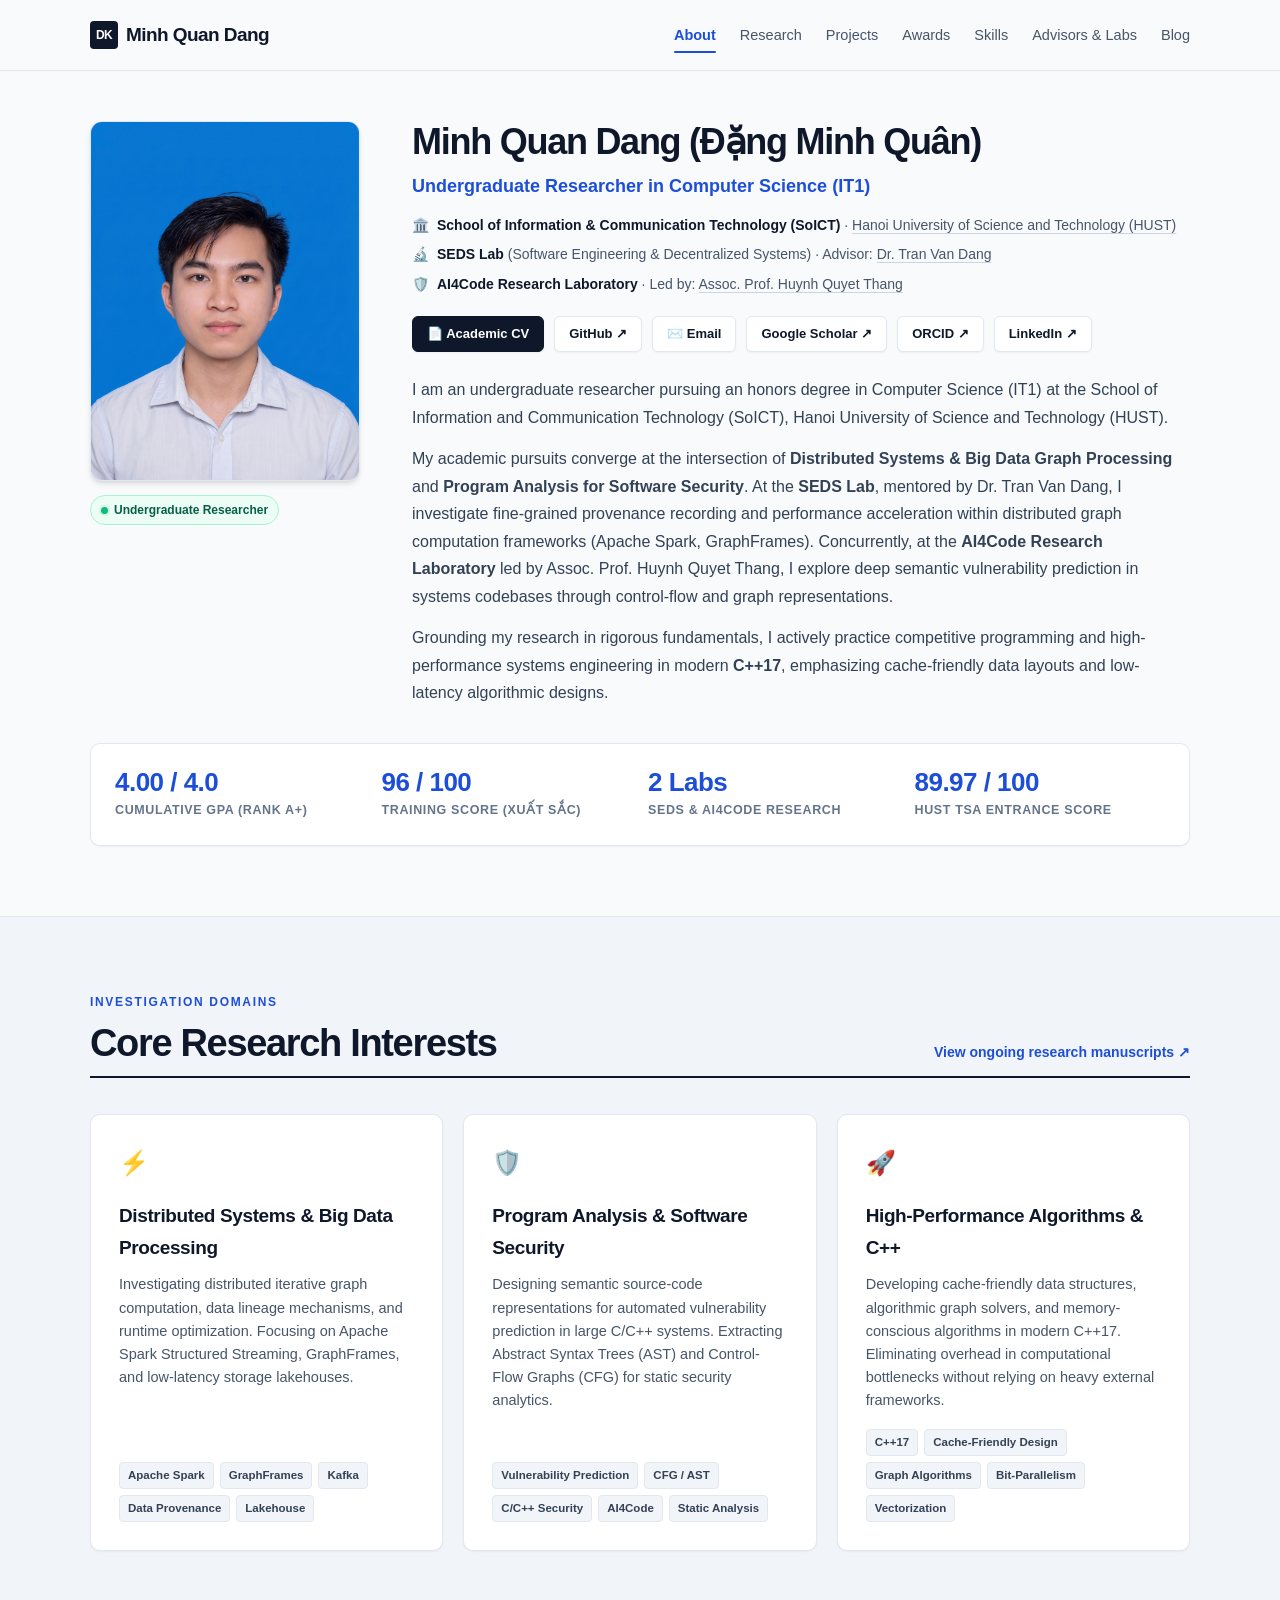
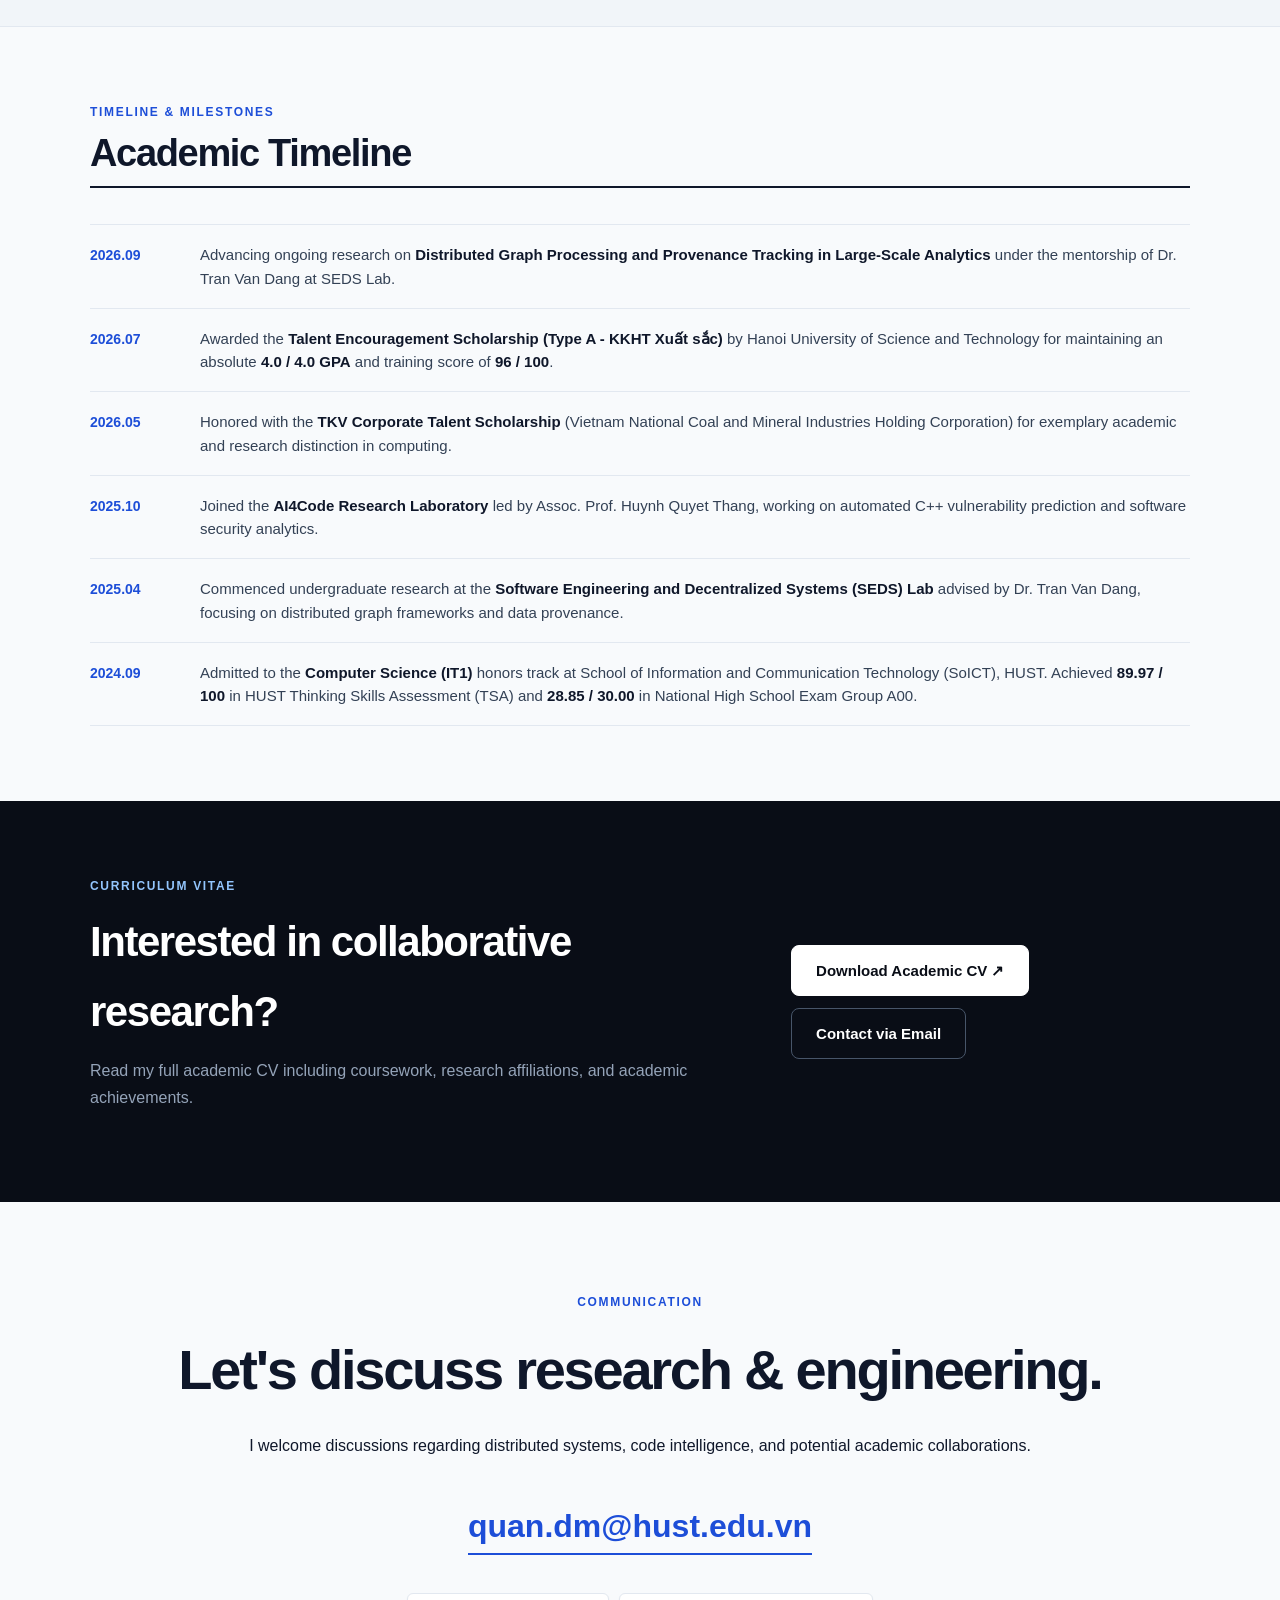
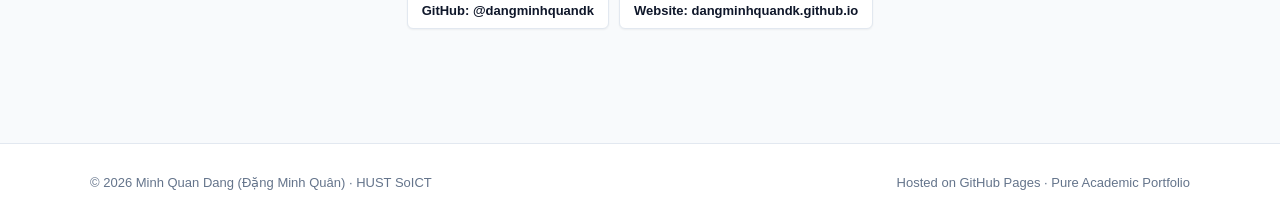
<file: index.html>
<!DOCTYPE html>
<html lang="en">

<head>
  <meta charset="UTF-8">
  <meta name="viewport" content="width=device-width, initial-scale=1.0">
  <meta name="description"
    content="Minh Quan Dang (DK) - Undergraduate Researcher in Computer Science (IT1) at SoICT, Hanoi University of Science and Technology (HUST). Specializing in Distributed Systems, Graph Processing, and Software Security.">
  <meta name="author" content="Minh Quan Dang (Dang Minh Quan)">
  <meta name="keywords"
    content="Minh Quan Dang, Dang Minh Quan, DK, SEDS Lab, AI4Code, HUST, SoICT, Distributed Graph Processing, Apache Spark, GraphFrames, Software Security, C++17">

  <!-- Open Graph / Meta -->
  <meta property="og:type" content="website">
  <meta property="og:title" content="Minh Quan Dang (DK) | Academic Portfolio">
  <meta property="og:description"
    content="Undergraduate Researcher in Computer Science at Hanoi University of Science and Technology (HUST).">
  <meta property="og:url" content="https://dangminhquandk.github.io/">
  <meta property="og:image" content="https://dangminhquandk.github.io/assets/profile.jpeg">

  <title>Minh Quan Dang (DK) | Academic Researcher - HUST</title>
  <link rel="icon" href="navicon.png">
  <link rel="stylesheet" href="style.css">
  <script src="script.js" defer></script>

  <!-- Schema.org Scholarly / Person JSON-LD -->
  <script type="application/ld+json">
  {
    "@context": "https://schema.org",
    "@type": "Person",
    "name": "Minh Quan Dang",
    "alternateName": ["Dang Minh Quan", "DK"],
    "jobTitle": "Undergraduate Researcher",
    "affiliation": [
      {
        "@type": "Organization",
        "name": "School of Information and Communication Technology (SoICT), Hanoi University of Science and Technology",
        "url": "https://soict.hust.edu.vn/"
      },
      {
        "@type": "EducationalOrganization",
        "name": "Software Engineering and Decentralized Systems (SEDS) Lab"
      },
      {
        "@type": "EducationalOrganization",
        "name": "AI4Code Research Laboratory"
      }
    ],
    "alumniOf": "Hanoi University of Science and Technology",
    "url": "https://dangminhquandk.github.io",
    "sameAs": [
      "https://github.com/dangminhquandk"
    ],
    "knowsAbout": [
      "Distributed Systems",
      "Graph Processing",
      "Apache Spark",
      "Software Security",
      "Program Analysis",
      "High-Performance Algorithms"
    ]
  }
  </script>
</head>

<body>
  <header class="site-header">
    <div class="container nav-wrap">
      <a href="index.html" class="brand-sign">
        <span class="monogram">DK</span>
        <span>Minh Quan Dang</span>
      </a>
      <button class="nav-toggle" aria-label="Toggle navigation" aria-expanded="false" aria-controls="nav">☰</button>
      <nav class="nav" id="nav">
        <a href="index.html" aria-current="page">About</a>
        <a href="publications.html">Research</a>
        <a href="projects.html">Projects</a>
        <a href="awards.html">Awards</a>
        <a href="skills.html">Skills</a>
        <a href="colleagues.html">Advisors &amp; Labs</a>
        <a href="blog.html">Blog</a>
      </nav>
    </div>
  </header>

  <main>
    <!-- Hero / Profile -->
    <section class="hero" id="about">
      <div class="container hero-grid">
        <div class="avatar-wrapper">
          <img class="avatar" src="assets/profile.jpeg" alt="Portrait of Minh Quan Dang" width="270" height="360">
          <div class="status-badge">
            <span class="status-dot"></span>
            <span>Undergraduate Researcher</span>
          </div>
        </div>

        <div class="intro">
          <h1>Minh Quan Dang (Đặng Minh Quân)</h1>
          <p class="intro-academic-title">Undergraduate Researcher in Computer Science (IT1)</p>

          <ul class="affiliation-list">
            <li>
              <span>🏛️</span>
              <div>
                <strong>School of Information &amp; Communication Technology (SoICT)</strong> ·
                <a class="inline-link" href="https://hust.edu.vn/" target="_blank" rel="noreferrer">Hanoi University of
                  Science and Technology (HUST)</a>
              </div>
            </li>
            <li>
              <span>🔬</span>
              <div>
                <strong>SEDS Lab</strong> (Software Engineering &amp; Decentralized Systems) · Advisor:
                <a class="inline-link" href="colleagues.html">Dr. Tran Van Dang</a>
              </div>
            </li>
            <li>
              <span>🛡️</span>
              <div>
                <strong>AI4Code Research Laboratory</strong> · Led by:
                <a class="inline-link" href="colleagues.html">Assoc. Prof. Huynh Quyet Thang</a>
              </div>
            </li>
          </ul>

          <div class="socials">
            <a class="social-pill primary" href="assets/CV.pdf" target="_blank" rel="noreferrer">📄 Academic CV</a>
            <a class="social-pill" href="https://github.com/dangminhquandk" target="_blank" rel="noreferrer">GitHub
              ↗</a>
            <a class="social-pill" href="mailto:quan.dm@hust.edu.vn">✉️ Email</a>
            <a class="social-pill" href="https://scholar.google.com" target="_blank" rel="noreferrer">Google Scholar
              ↗</a>
            <a class="social-pill" href="https://orcid.org" target="_blank" rel="noreferrer">ORCID ↗</a>
            <a class="social-pill" href="https://linkedin.com" target="_blank" rel="noreferrer">LinkedIn ↗</a>
          </div>

          <div class="prose">
            <p>
              I am an undergraduate researcher pursuing an honors degree in Computer Science (IT1) at the School of
              Information and Communication Technology (SoICT), Hanoi University of Science and Technology (HUST).
            </p>
            <p>
              My academic pursuits converge at the intersection of <strong>Distributed Systems &amp; Big Data Graph
                Processing</strong> and <strong>Program Analysis for Software Security</strong>. At the <strong>SEDS
                Lab</strong>, mentored by Dr. Tran Van Dang, I investigate fine-grained provenance recording and
              performance acceleration within distributed graph computation frameworks (Apache Spark, GraphFrames).
              Concurrently, at the <strong>AI4Code Research Laboratory</strong> led by Assoc. Prof. Huynh Quyet Thang, I
              explore deep semantic vulnerability prediction in systems codebases through control-flow and graph
              representations.
            </p>
            <p>
              Grounding my research in rigorous fundamentals, I actively practice competitive programming and
              high-performance systems engineering in modern <strong>C++17</strong>, emphasizing cache-friendly data
              layouts and low-latency algorithmic designs.
            </p>
          </div>
        </div>
      </div>

      <!-- Quick Metrics Banner -->
      <div class="container">
        <div class="stats-banner">
          <div class="stat-item">
            <span class="stat-value">4.00 / 4.0</span>
            <span class="stat-label">Cumulative GPA (Rank A+)</span>
          </div>
          <div class="stat-item">
            <span class="stat-value">96 / 100</span>
            <span class="stat-label">Training Score (Xuất sắc)</span>
          </div>
          <div class="stat-item">
            <span class="stat-value">2 Labs</span>
            <span class="stat-label">SEDS &amp; AI4Code Research</span>
          </div>
          <div class="stat-item">
            <span class="stat-value">89.97 / 100</span>
            <span class="stat-label">HUST TSA Entrance Score</span>
          </div>
        </div>
      </div>
    </section>

    <!-- Research Interests -->
    <section class="alt-section" id="research-interests">
      <div class="container">
        <p class="section-label">INVESTIGATION DOMAINS</p>
        <div class="section-heading">
          <h2>Core Research Interests</h2>
          <a class="text-link" href="publications.html">View ongoing research manuscripts ↗</a>
        </div>

        <div class="research-grid">
          <article class="research-card">
            <div class="card-icon">⚡</div>
            <h3>Distributed Systems &amp; Big Data Processing</h3>
            <p>
              Investigating distributed iterative graph computation, data lineage mechanisms, and runtime optimization.
              Focusing on Apache Spark Structured Streaming, GraphFrames, and low-latency storage lakehouses.
            </p>
            <div class="tags">
              <span>Apache Spark</span>
              <span>GraphFrames</span>
              <span>Kafka</span>
              <span>Data Provenance</span>
              <span>Lakehouse</span>
            </div>
          </article>

          <article class="research-card">
            <div class="card-icon">🛡️</div>
            <h3>Program Analysis &amp; Software Security</h3>
            <p>
              Designing semantic source-code representations for automated vulnerability prediction in large C/C++
              systems. Extracting Abstract Syntax Trees (AST) and Control-Flow Graphs (CFG) for static security
              analytics.
            </p>
            <div class="tags">
              <span>Vulnerability Prediction</span>
              <span>CFG / AST</span>
              <span>C/C++ Security</span>
              <span>AI4Code</span>
              <span>Static Analysis</span>
            </div>
          </article>

          <article class="research-card">
            <div class="card-icon">🚀</div>
            <h3>High-Performance Algorithms &amp; C++</h3>
            <p>
              Developing cache-friendly data structures, algorithmic graph solvers, and memory-conscious algorithms in
              modern C++17. Eliminating overhead in computational bottlenecks without relying on heavy external
              frameworks.
            </p>
            <div class="tags">
              <span>C++17</span>
              <span>Cache-Friendly Design</span>
              <span>Graph Algorithms</span>
              <span>Bit-Parallelism</span>
              <span>Vectorization</span>
            </div>
          </article>
        </div>
      </div>
    </section>

    <!-- Recent News / Academic Timeline -->
    <section id="news">
      <div class="container">
        <p class="section-label">TIMELINE &amp; MILESTONES</p>
        <div class="section-heading">
          <h2>Academic Timeline</h2>
        </div>

        <div class="timeline">
          <div class="timeline-item">
            <time>2026.09</time>
            <p>
              Advancing ongoing research on <strong>Distributed Graph Processing and Provenance Tracking in Large-Scale
                Analytics</strong> under the mentorship of Dr. Tran Van Dang at SEDS Lab.
            </p>
          </div>
          <div class="timeline-item">
            <time>2026.07</time>
            <p>
              Awarded the <strong>Talent Encouragement Scholarship (Type A - KKHT Xuất sắc)</strong> by Hanoi University
              of Science and Technology for maintaining an absolute <strong>4.0 / 4.0 GPA</strong> and training score of
              <strong>96 / 100</strong>.
            </p>
          </div>
          <div class="timeline-item">
            <time>2026.05</time>
            <p>
              Honored with the <strong>TKV Corporate Talent Scholarship</strong> (Vietnam National Coal and Mineral
              Industries Holding Corporation) for exemplary academic and research distinction in computing.
            </p>
          </div>
          <div class="timeline-item">
            <time>2025.10</time>
            <p>
              Joined the <strong>AI4Code Research Laboratory</strong> led by Assoc. Prof. Huynh Quyet Thang, working on
              automated C++ vulnerability prediction and software security analytics.
            </p>
          </div>
          <div class="timeline-item">
            <time>2025.04</time>
            <p>
              Commenced undergraduate research at the <strong>Software Engineering and Decentralized Systems (SEDS)
                Lab</strong> advised by Dr. Tran Van Dang, focusing on distributed graph frameworks and data provenance.
            </p>
          </div>
          <div class="timeline-item">
            <time>2024.09</time>
            <p>
              Admitted to the <strong>Computer Science (IT1)</strong> honors track at School of Information and
              Communication Technology (SoICT), HUST. Achieved <strong>89.97 / 100</strong> in HUST Thinking Skills
              Assessment (TSA) and <strong>28.85 / 30.00</strong> in National High School Exam Group A00.
            </p>
          </div>
        </div>
      </div>
    </section>

    <!-- Academic CV Call to action -->
    <section class="dark-section" id="cv">
      <div class="container cv-section">
        <div>
          <p class="section-label">CURRICULUM VITAE</p>
          <h2>Interested in collaborative research?</h2>
          <p>Read my full academic CV including coursework, research affiliations, and academic achievements.</p>
        </div>
        <div style="display: flex; gap: 12px; flex-wrap: wrap;">
          <a class="button light" href="assets/CV.pdf" target="_blank" rel="noreferrer">Download Academic CV ↗</a>
          <a class="button outline" href="mailto:quan.dm@hust.edu.vn">Contact via Email</a>
        </div>
      </div>
    </section>

    <!-- Contact -->
    <section class="contact-section" id="contact">
      <div class="container">
        <p class="section-label">COMMUNICATION</p>
        <h2>Let's discuss research &amp; engineering.</h2>
        <p>I welcome discussions regarding distributed systems, code intelligence, and potential academic
          collaborations.</p>
        <div>
          <a class="contact-email" href="mailto:quan.dm@hust.edu.vn">quan.dm@hust.edu.vn</a>
        </div>
        <div class="socials" style="justify-content: center; margin-top: 10px;">
          <a class="social-pill" href="https://github.com/dangminhquandk" target="_blank" rel="noreferrer">GitHub:
            @dangminhquandk</a>
          <a class="social-pill" href="https://dangminhquandk.github.io" target="_blank" rel="noreferrer">Website:
            dangminhquandk.github.io</a>
        </div>
      </div>
    </section>
  </main>

  <footer>
    <div class="container footer-wrap">
      <span>© 2026 Minh Quan Dang (Đặng Minh Quân) · HUST SoICT</span>
      <span>Hosted on GitHub Pages · Pure Academic Portfolio</span>
    </div>
  </footer>
</body>

</html>
</file>
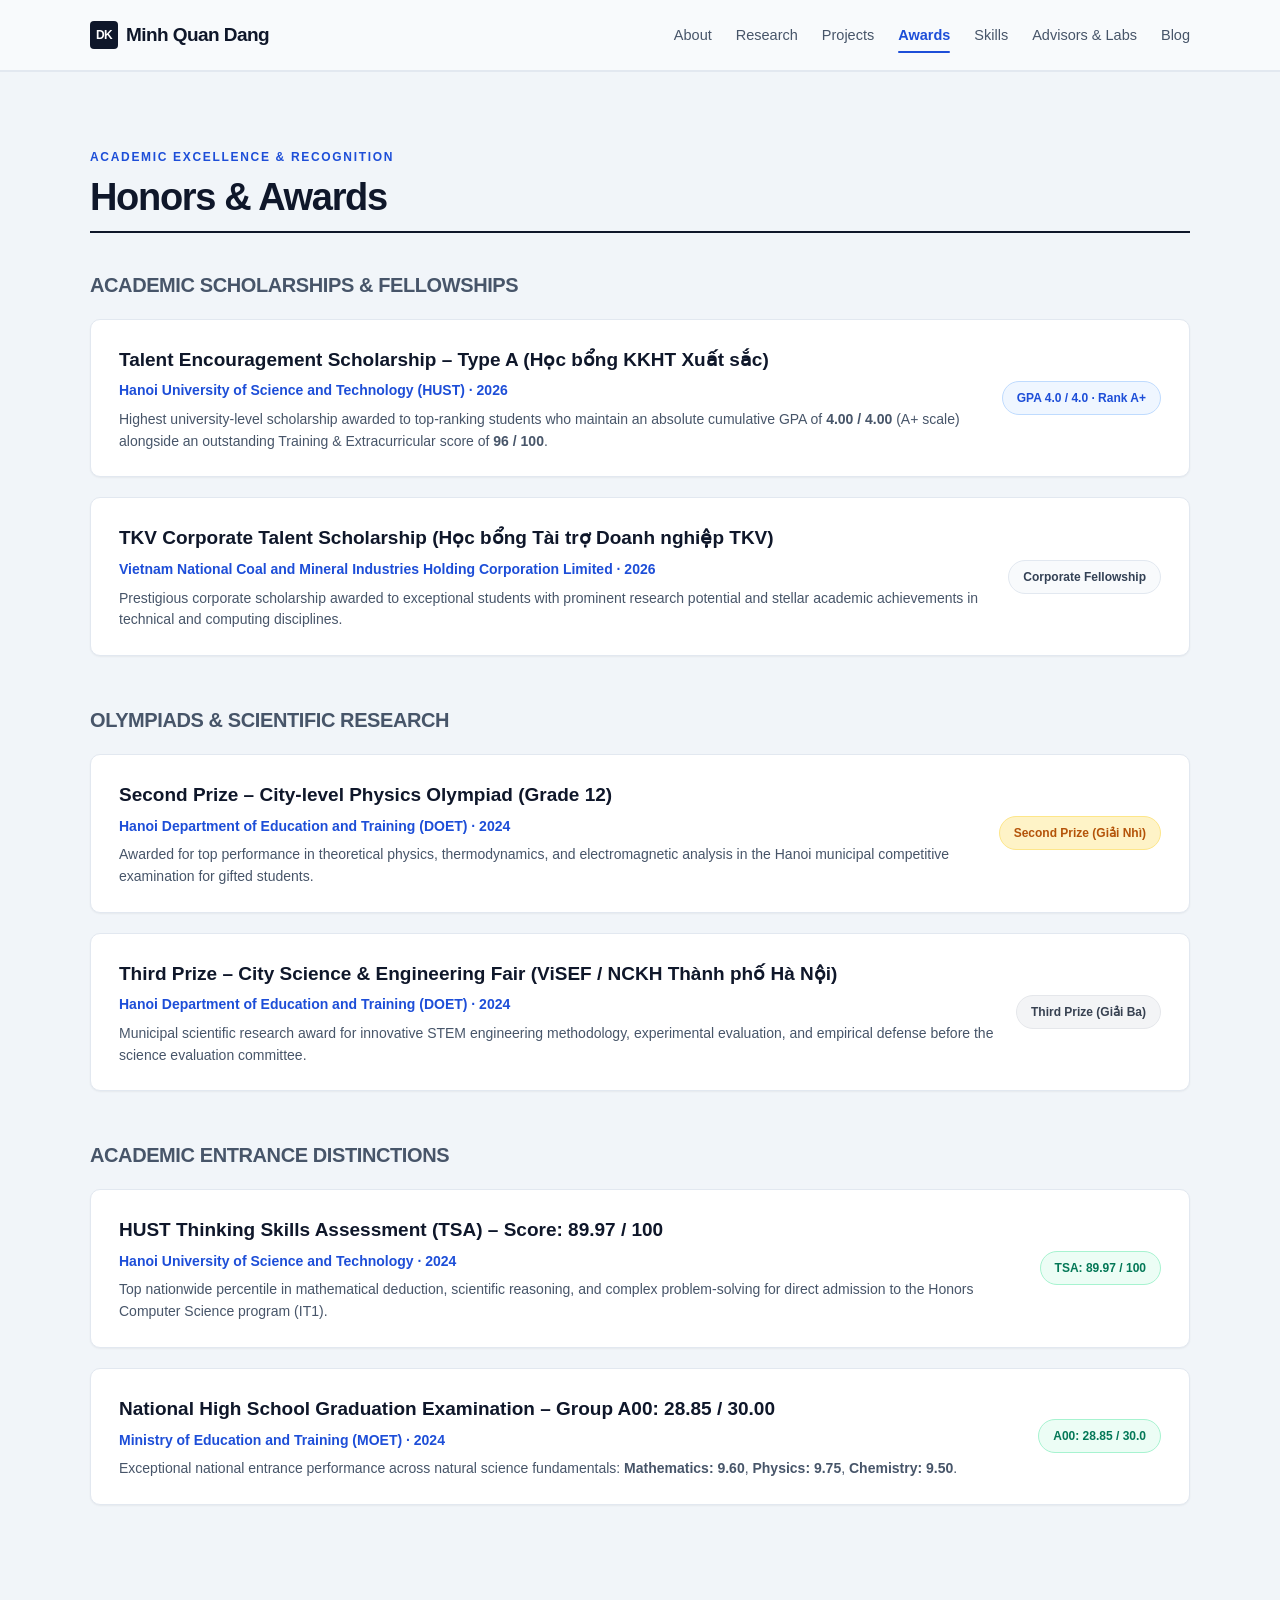
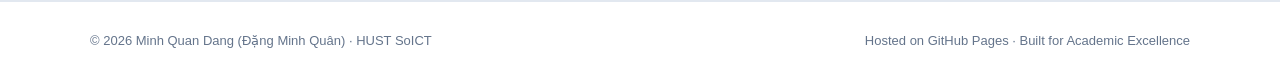
<file: awards.html>
<!DOCTYPE html>
<html lang="en">
<head>
  <meta charset="UTF-8">
  <meta name="viewport" content="width=device-width, initial-scale=1.0">
  <meta name="description" content="Academic honors, scholarships, olympiads, and competition awards of Minh Quan Dang (Dang Minh Quân) - HUST SoICT.">
  <meta name="author" content="Minh Quan Dang">
  <title>Honors &amp; Awards - Minh Quan Dang | HUST SoICT</title>
  <link rel="icon" href="navicon.png">
  <link rel="stylesheet" href="style.css">
  <script src="script.js" defer></script>
</head>
<body>
  <header class="site-header">
    <div class="container nav-wrap">
      <a href="index.html" class="brand-sign">
        <span class="monogram">DK</span>
        <span>Minh Quan Dang</span>
      </a>
      <button class="nav-toggle" aria-label="Toggle navigation" aria-expanded="false" aria-controls="nav">☰</button>
      <nav class="nav" id="nav">
        <a href="index.html">About</a>
        <a href="publications.html">Research</a>
        <a href="projects.html">Projects</a>
        <a href="awards.html" aria-current="page">Awards</a>
        <a href="skills.html">Skills</a>
        <a href="colleagues.html">Advisors &amp; Labs</a>
        <a href="blog.html">Blog</a>
      </nav>
    </div>
  </header>

  <main>
    <section class="alt-section" id="awards">
      <div class="container">
        <p class="section-label">ACADEMIC EXCELLENCE &amp; RECOGNITION</p>
        <div class="section-heading">
          <h2>Honors &amp; Awards</h2>
        </div>

        <!-- Category 1: Scholarships -->
        <h3 style="font-size: 20px; letter-spacing: -0.02em; margin: 36px 0 16px; color: var(--muted); text-transform: uppercase;">
          Academic Scholarships &amp; Fellowships
        </h3>

        <article class="award-card">
          <div>
            <h3>Talent Encouragement Scholarship – Type A (Học bổng KKHT Xuất sắc)</h3>
            <p class="award-sub">Hanoi University of Science and Technology (HUST) · 2026</p>
            <p class="award-desc">
              Highest university-level scholarship awarded to top-ranking students who maintain an absolute cumulative GPA of <strong>4.00 / 4.00</strong> (A+ scale) alongside an outstanding Training &amp; Extracurricular score of <strong>96 / 100</strong>.
            </p>
          </div>
          <span class="award-badge" style="background: #eff6ff; border-color: #bfdbfe; color: #1d4ed8;">
            GPA 4.0 / 4.0 · Rank A+
          </span>
        </article>

        <article class="award-card">
          <div>
            <h3>TKV Corporate Talent Scholarship (Học bổng Tài trợ Doanh nghiệp TKV)</h3>
            <p class="award-sub">Vietnam National Coal and Mineral Industries Holding Corporation Limited · 2026</p>
            <p class="award-desc">
              Prestigious corporate scholarship awarded to exceptional students with prominent research potential and stellar academic achievements in technical and computing disciplines.
            </p>
          </div>
          <span class="award-badge">Corporate Fellowship</span>
        </article>

        <!-- Category 2: Olympiads & Scientific Research -->
        <h3 style="font-size: 20px; letter-spacing: -0.02em; margin: 48px 0 16px; color: var(--muted); text-transform: uppercase;">
          Olympiads &amp; Scientific Research
        </h3>

        <article class="award-card">
          <div>
            <h3>Second Prize – City-level Physics Olympiad (Grade 12)</h3>
            <p class="award-sub">Hanoi Department of Education and Training (DOET) · 2024</p>
            <p class="award-desc">
              Awarded for top performance in theoretical physics, thermodynamics, and electromagnetic analysis in the Hanoi municipal competitive examination for gifted students.
            </p>
          </div>
          <span class="award-badge" style="background: #fef3c7; border-color: #fde68a; color: #b45309;">
            Second Prize (Giải Nhì)
          </span>
        </article>

        <article class="award-card">
          <div>
            <h3>Third Prize – City Science &amp; Engineering Fair (ViSEF / NCKH Thành phố Hà Nội)</h3>
            <p class="award-sub">Hanoi Department of Education and Training (DOET) · 2024</p>
            <p class="award-desc">
              Municipal scientific research award for innovative STEM engineering methodology, experimental evaluation, and empirical defense before the science evaluation committee.
            </p>
          </div>
          <span class="award-badge" style="background: #f3f4f6; border-color: #e5e7eb; color: #374151;">
            Third Prize (Giải Ba)
          </span>
        </article>

        <!-- Category 3: Academic Entrance Benchmarks -->
        <h3 style="font-size: 20px; letter-spacing: -0.02em; margin: 48px 0 16px; color: var(--muted); text-transform: uppercase;">
          Academic Entrance Distinctions
        </h3>

        <article class="award-card">
          <div>
            <h3>HUST Thinking Skills Assessment (TSA) – Score: 89.97 / 100</h3>
            <p class="award-sub">Hanoi University of Science and Technology · 2024</p>
            <p class="award-desc">
              Top nationwide percentile in mathematical deduction, scientific reasoning, and complex problem-solving for direct admission to the Honors Computer Science program (IT1).
            </p>
          </div>
          <span class="award-badge" style="background: #ecfdf5; border-color: #a7f3d0; color: #047857;">
            TSA: 89.97 / 100
          </span>
        </article>

        <article class="award-card">
          <div>
            <h3>National High School Graduation Examination – Group A00: 28.85 / 30.00</h3>
            <p class="award-sub">Ministry of Education and Training (MOET) · 2024</p>
            <p class="award-desc">
              Exceptional national entrance performance across natural science fundamentals:
              <strong>Mathematics: 9.60</strong>, <strong>Physics: 9.75</strong>, <strong>Chemistry: 9.50</strong>.
            </p>
          </div>
          <span class="award-badge" style="background: #ecfdf5; border-color: #a7f3d0; color: #047857;">
            A00: 28.85 / 30.0
          </span>
        </article>
      </div>
    </section>
  </main>

  <footer>
    <div class="container footer-wrap">
      <span>© 2026 Minh Quan Dang (Đặng Minh Quân) · HUST SoICT</span>
      <span>Hosted on GitHub Pages · Built for Academic Excellence</span>
    </div>
  </footer>
</body>
</html>
</file>
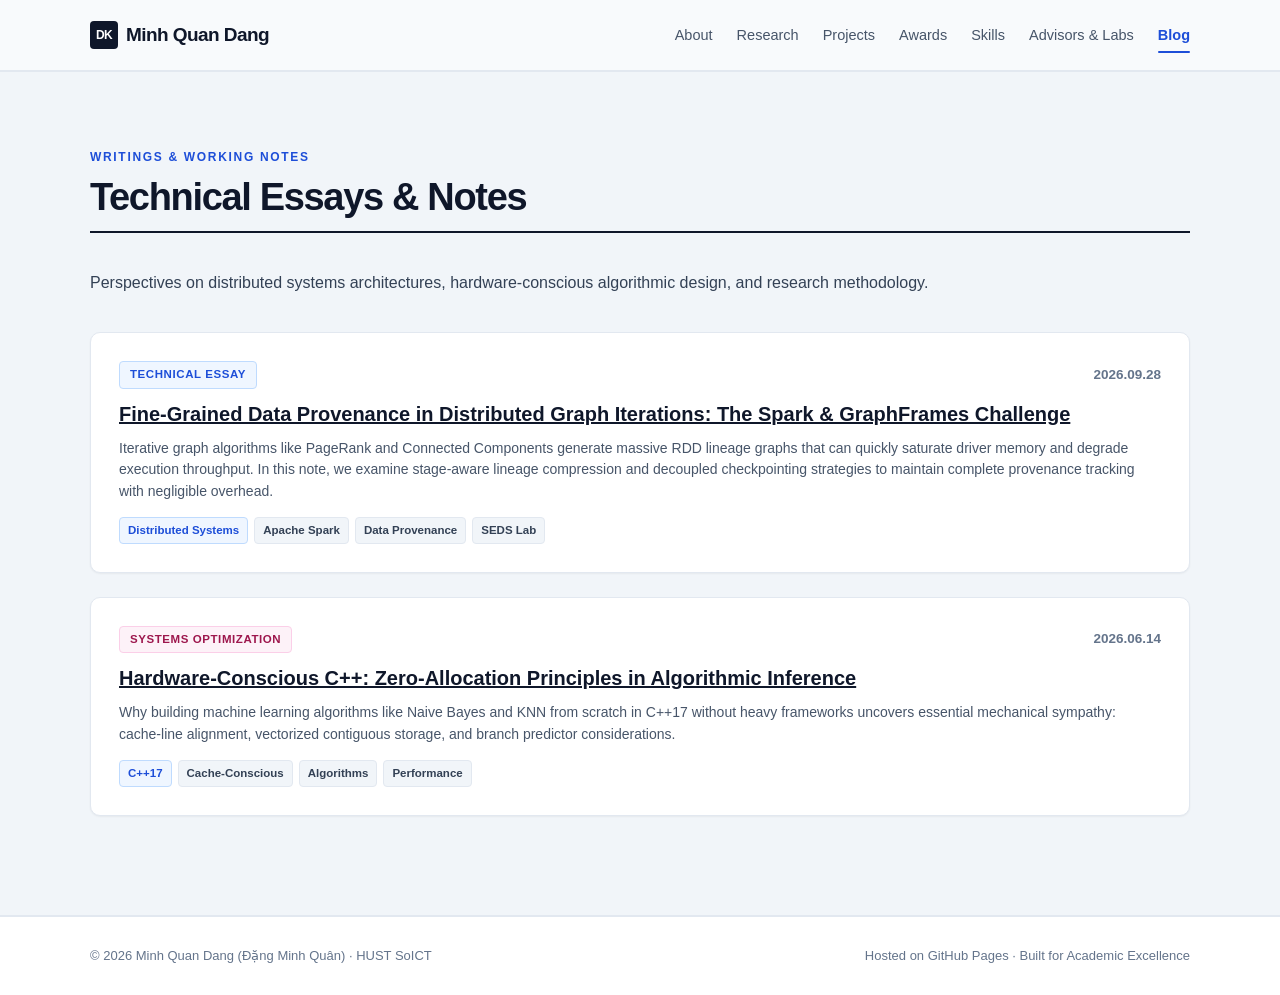
<file: blog.html>
<!DOCTYPE html>
<html lang="en">
<head>
  <meta charset="UTF-8">
  <meta name="viewport" content="width=device-width, initial-scale=1.0">
  <meta name="description" content="Technical essays, research notes, and reflections on distributed computing, systems optimization, and software security by Minh Quan Dang.">
  <meta name="author" content="Minh Quan Dang">
  <title>Academic Blog &amp; Notes - Minh Quan Dang | HUST SoICT</title>
  <link rel="icon" href="navicon.png">
  <link rel="stylesheet" href="style.css">
  <script src="script.js" defer></script>
</head>
<body>
  <header class="site-header">
    <div class="container nav-wrap">
      <a href="index.html" class="brand-sign">
        <span class="monogram">DK</span>
        <span>Minh Quan Dang</span>
      </a>
      <button class="nav-toggle" aria-label="Toggle navigation" aria-expanded="false" aria-controls="nav">☰</button>
      <nav class="nav" id="nav">
        <a href="index.html">About</a>
        <a href="publications.html">Research</a>
        <a href="projects.html">Projects</a>
        <a href="awards.html">Awards</a>
        <a href="skills.html">Skills</a>
        <a href="colleagues.html">Advisors &amp; Labs</a>
        <a href="blog.html" aria-current="page">Blog</a>
      </nav>
    </div>
  </header>

  <main>
    <section class="alt-section" id="blog">
      <div class="container">
        <p class="section-label">WRITINGS &amp; WORKING NOTES</p>
        <div class="section-heading">
          <h2>Technical Essays &amp; Notes</h2>
        </div>
        <p class="prose intro-text" style="margin-bottom: 36px;">
          Perspectives on distributed systems architectures, hardware-conscious algorithmic design, and research methodology.
        </p>

        <!-- Blog Posts List -->
        <article class="paper-card">
          <div class="paper-badge-row">
            <span class="paper-status" style="background: #eff6ff; border-color: #bfdbfe; color: #1d4ed8;">Technical Essay</span>
            <span class="paper-year">2026.09.28</span>
          </div>
          <h3>
            <a class="post-link" href="blogs/distributed-graph-provenance.html">
              Fine-Grained Data Provenance in Distributed Graph Iterations: The Spark &amp; GraphFrames Challenge
            </a>
          </h3>
          <p class="award-desc" style="margin-bottom: 14px;">
            Iterative graph algorithms like PageRank and Connected Components generate massive RDD lineage graphs that can quickly saturate driver memory and degrade execution throughput. In this note, we examine stage-aware lineage compression and decoupled checkpointing strategies to maintain complete provenance tracking with negligible overhead.
          </p>
          <div class="tags">
            <span class="tag-badge accent">Distributed Systems</span>
            <span class="tag-badge">Apache Spark</span>
            <span class="tag-badge">Data Provenance</span>
            <span class="tag-badge">SEDS Lab</span>
          </div>
        </article>

        <article class="paper-card">
          <div class="paper-badge-row">
            <span class="paper-status" style="background: #fdf2f8; border-color: #fbcfe8; color: #9d174d;">Systems Optimization</span>
            <span class="paper-year">2026.06.14</span>
          </div>
          <h3>
            <a class="post-link" href="blogs/hardware-conscious-cpp.html">
              Hardware-Conscious C++: Zero-Allocation Principles in Algorithmic Inference
            </a>
          </h3>
          <p class="award-desc" style="margin-bottom: 14px;">
            Why building machine learning algorithms like Naive Bayes and KNN from scratch in C++17 without heavy frameworks uncovers essential mechanical sympathy: cache-line alignment, vectorized contiguous storage, and branch predictor considerations.
          </p>
          <div class="tags">
            <span class="tag-badge accent">C++17</span>
            <span class="tag-badge">Cache-Conscious</span>
            <span class="tag-badge">Algorithms</span>
            <span class="tag-badge">Performance</span>
          </div>
        </article>

      </div>
    </section>
  </main>

  <footer>
    <div class="container footer-wrap">
      <span>© 2026 Minh Quan Dang (Đặng Minh Quân) · HUST SoICT</span>
      <span>Hosted on GitHub Pages · Built for Academic Excellence</span>
    </div>
  </footer>
</body>
</html>
</file>
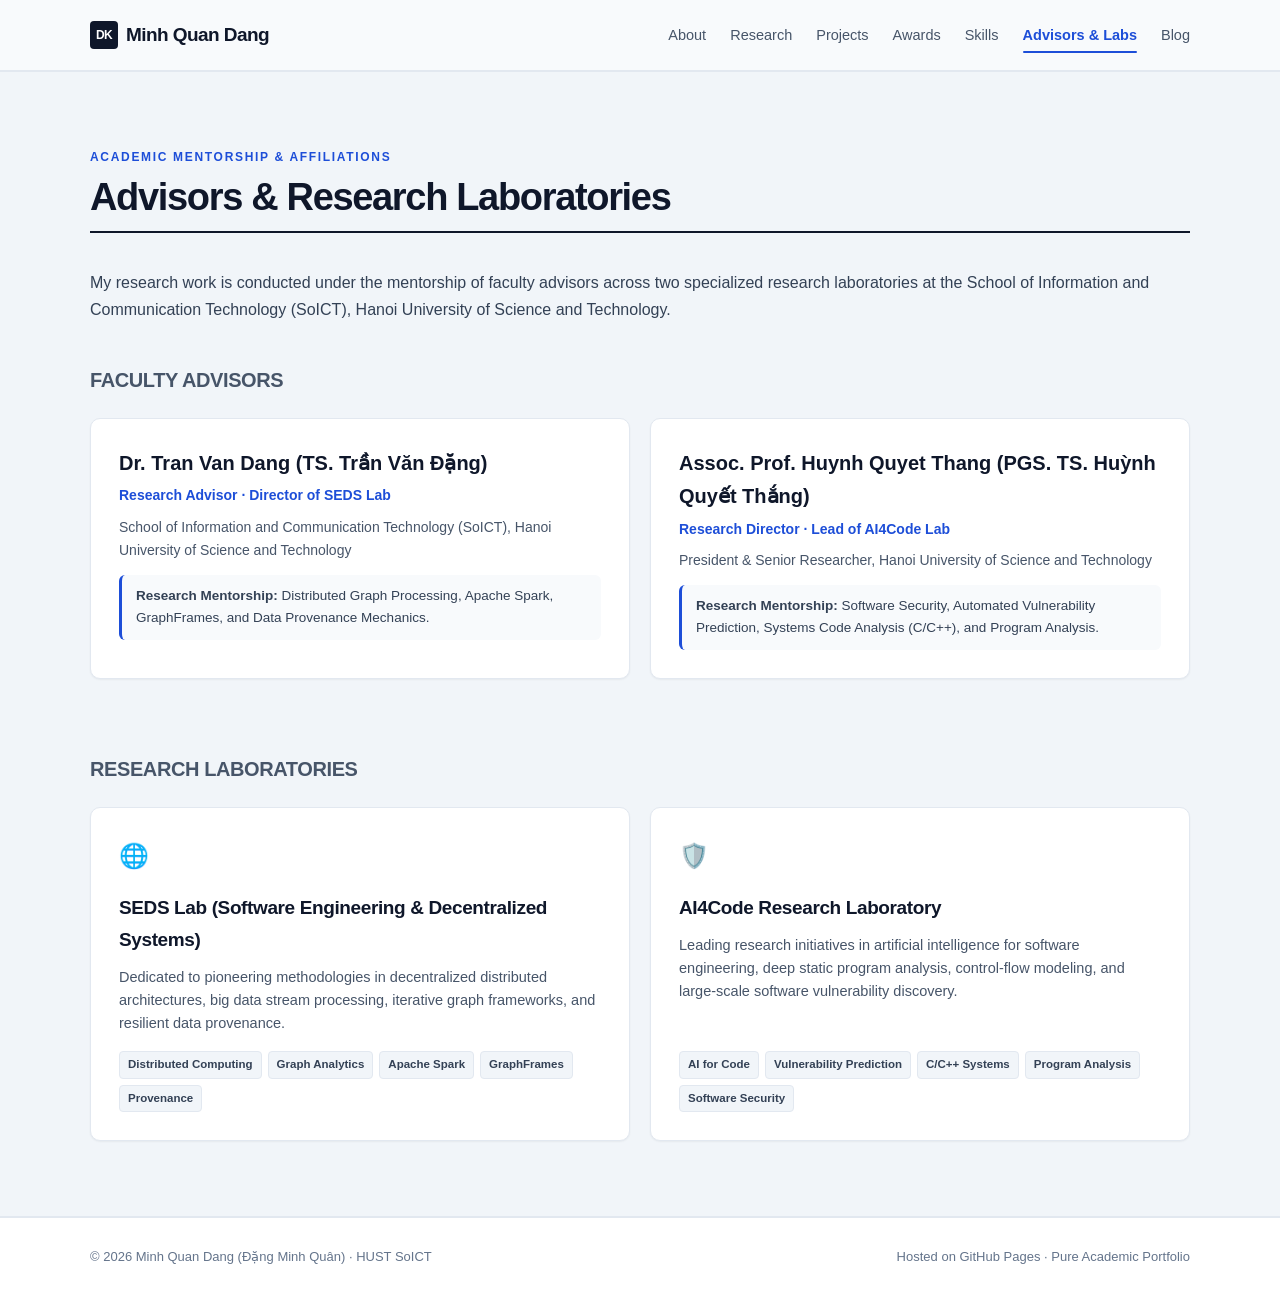
<file: colleagues.html>
<!DOCTYPE html>
<html lang="en">
<head>
  <meta charset="UTF-8">
  <meta name="viewport" content="width=device-width, initial-scale=1.0">
  <meta name="description" content="Scientific advisors and research laboratories of Minh Quan Dang (Dang Minh Quân) - SEDS Lab & AI4Code Lab, HUST.">
  <meta name="author" content="Minh Quan Dang">
  <title>Advisors &amp; Labs - Minh Quan Dang | HUST SoICT</title>
  <link rel="icon" href="navicon.png">
  <link rel="stylesheet" href="style.css">
  <script src="script.js" defer></script>
</head>
<body>
  <header class="site-header">
    <div class="container nav-wrap">
      <a href="index.html" class="brand-sign">
        <span class="monogram">DK</span>
        <span>Minh Quan Dang</span>
      </a>
      <button class="nav-toggle" aria-label="Toggle navigation" aria-expanded="false" aria-controls="nav">☰</button>
      <nav class="nav" id="nav">
        <a href="index.html">About</a>
        <a href="publications.html">Research</a>
        <a href="projects.html">Projects</a>
        <a href="awards.html">Awards</a>
        <a href="skills.html">Skills</a>
        <a href="colleagues.html" aria-current="page">Advisors &amp; Labs</a>
        <a href="blog.html">Blog</a>
      </nav>
    </div>
  </header>

  <main>
    <section class="alt-section" id="colleagues">
      <div class="container">
        <p class="section-label">ACADEMIC MENTORSHIP &amp; AFFILIATIONS</p>
        <div class="section-heading">
          <h2>Advisors &amp; Research Laboratories</h2>
        </div>
        <p class="prose intro-text" style="margin-bottom: 40px;">
          My research work is conducted under the mentorship of faculty advisors across two specialized research laboratories at the School of Information and Communication Technology (SoICT), Hanoi University of Science and Technology.
        </p>

        <!-- Section 1: Scientific Advisors -->
        <h3 style="font-size: 20px; letter-spacing: -0.02em; margin: 30px 0 20px; color: var(--muted); text-transform: uppercase;">
          Faculty Advisors
        </h3>

        <div class="research-grid" style="margin-bottom: 50px;">
          <article class="advisor-card">
            <h3>Dr. Tran Van Dang (TS. Trần Văn Đặng)</h3>
            <p class="advisor-role">Research Advisor · Director of SEDS Lab</p>
            <p class="advisor-affiliation">
              School of Information and Communication Technology (SoICT), Hanoi University of Science and Technology
            </p>
            <div class="advisor-topics">
              <strong>Research Mentorship:</strong> Distributed Graph Processing, Apache Spark, GraphFrames, and Data Provenance Mechanics.
            </div>
          </article>

          <article class="advisor-card">
            <h3>Assoc. Prof. Huynh Quyet Thang (PGS. TS. Huỳnh Quyết Thắng)</h3>
            <p class="advisor-role">Research Director · Lead of AI4Code Lab</p>
            <p class="advisor-affiliation">
              President &amp; Senior Researcher, Hanoi University of Science and Technology
            </p>
            <div class="advisor-topics">
              <strong>Research Mentorship:</strong> Software Security, Automated Vulnerability Prediction, Systems Code Analysis (C/C++), and Program Analysis.
            </div>
          </article>
        </div>

        <!-- Section 2: Affiliated Research Laboratories -->
        <h3 style="font-size: 20px; letter-spacing: -0.02em; margin: 40px 0 20px; color: var(--muted); text-transform: uppercase;">
          Research Laboratories
        </h3>

        <div class="research-grid">
          <article class="research-card">
            <div class="card-icon">🌐</div>
            <h3>SEDS Lab (Software Engineering &amp; Decentralized Systems)</h3>
            <p>
              Dedicated to pioneering methodologies in decentralized distributed architectures, big data stream processing, iterative graph frameworks, and resilient data provenance.
            </p>
            <div class="tags">
              <span>Distributed Computing</span>
              <span>Graph Analytics</span>
              <span>Apache Spark</span>
              <span>GraphFrames</span>
              <span>Provenance</span>
            </div>
          </article>

          <article class="research-card">
            <div class="card-icon">🛡️</div>
            <h3>AI4Code Research Laboratory</h3>
            <p>
              Leading research initiatives in artificial intelligence for software engineering, deep static program analysis, control-flow modeling, and large-scale software vulnerability discovery.
            </p>
            <div class="tags">
              <span>AI for Code</span>
              <span>Vulnerability Prediction</span>
              <span>C/C++ Systems</span>
              <span>Program Analysis</span>
              <span>Software Security</span>
            </div>
          </article>
        </div>

      </div>
    </section>
  </main>

  <footer>
    <div class="container footer-wrap">
      <span>© 2026 Minh Quan Dang (Đặng Minh Quân) · HUST SoICT</span>
      <span>Hosted on GitHub Pages · Pure Academic Portfolio</span>
    </div>
  </footer>
</body>
</html>
</file>
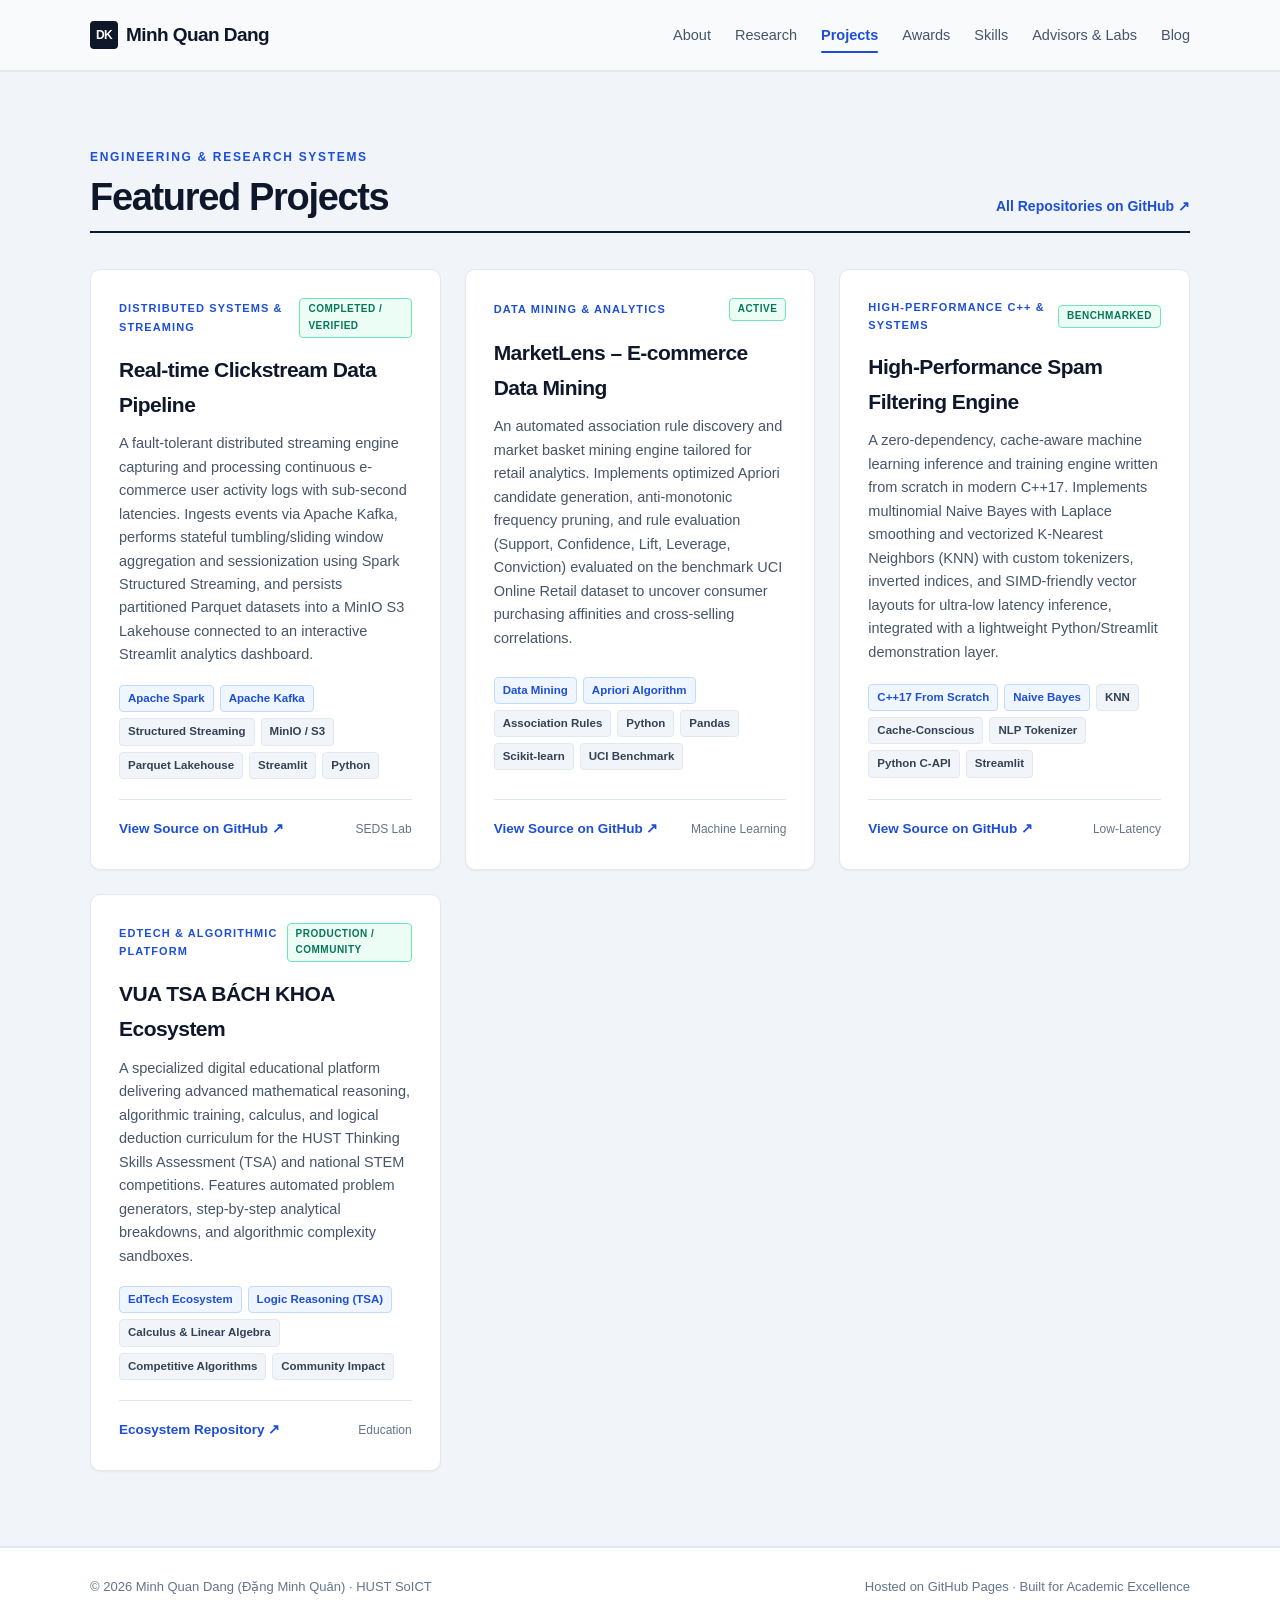
<file: projects.html>
<!DOCTYPE html>
<html lang="en">
<head>
  <meta charset="UTF-8">
  <meta name="viewport" content="width=device-width, initial-scale=1.0">
  <meta name="description" content="Technical & research projects by Minh Quan Dang - Real-time Kafka/Spark clickstream lakehouse, MarketLens data mining, C++17 spam filter, and Vua TSA Bach Khoa edtech platform.">
  <meta name="author" content="Minh Quan Dang">
  <title>Projects - Minh Quan Dang | Distributed Systems &amp; Software Engineering</title>
  <link rel="icon" href="navicon.png">
  <link rel="stylesheet" href="style.css">
  <script src="script.js" defer></script>
</head>
<body>
  <header class="site-header">
    <div class="container nav-wrap">
      <a href="index.html" class="brand-sign">
        <span class="monogram">DK</span>
        <span>Minh Quan Dang</span>
      </a>
      <button class="nav-toggle" aria-label="Toggle navigation" aria-expanded="false" aria-controls="nav">☰</button>
      <nav class="nav" id="nav">
        <a href="index.html">About</a>
        <a href="publications.html">Research</a>
        <a href="projects.html" aria-current="page">Projects</a>
        <a href="awards.html">Awards</a>
        <a href="skills.html">Skills</a>
        <a href="colleagues.html">Advisors &amp; Labs</a>
        <a href="blog.html">Blog</a>
      </nav>
    </div>
  </header>

  <main>
    <section class="alt-section" id="projects">
      <div class="container">
        <p class="section-label">ENGINEERING &amp; RESEARCH SYSTEMS</p>
        <div class="section-heading">
          <h2>Featured Projects</h2>
          <a class="text-link" href="https://github.com/dangminhquandk" target="_blank" rel="noreferrer">All Repositories on GitHub ↗</a>
        </div>

        <div class="project-grid">
          <!-- Project 1: Real-time Clickstream Data Pipeline -->
          <article class="project-card">
            <div class="project-top">
              <span class="project-category">Distributed Systems &amp; Streaming</span>
              <span class="paper-status" style="font-size: 10px; padding: 2px 8px;">Completed / Verified</span>
            </div>
            <h3>Real-time Clickstream Data Pipeline</h3>
            <p>
              A fault-tolerant distributed streaming engine capturing and processing continuous e-commerce user activity logs with sub-second latencies. Ingests events via Apache Kafka, performs stateful tumbling/sliding window aggregation and sessionization using Spark Structured Streaming, and persists partitioned Parquet datasets into a MinIO S3 Lakehouse connected to an interactive Streamlit analytics dashboard.
            </p>
            <div class="tags" style="margin-bottom: 20px;">
              <span class="tag-badge accent">Apache Spark</span>
              <span class="tag-badge accent">Apache Kafka</span>
              <span class="tag-badge">Structured Streaming</span>
              <span class="tag-badge">MinIO / S3</span>
              <span class="tag-badge">Parquet Lakehouse</span>
              <span class="tag-badge">Streamlit</span>
              <span class="tag-badge">Python</span>
            </div>
            <div class="project-footer">
              <a href="https://github.com/dangminhquandk" target="_blank" rel="noreferrer">
                View Source on GitHub ↗
              </a>
              <span class="award-tag" style="font-size: 12px; color: var(--light-muted);">SEDS Lab</span>
            </div>
          </article>

          <!-- Project 2: MarketLens -->
          <article class="project-card">
            <div class="project-top">
              <span class="project-category">Data Mining &amp; Analytics</span>
              <span class="paper-status" style="font-size: 10px; padding: 2px 8px;">Active</span>
            </div>
            <h3>MarketLens – E-commerce Data Mining</h3>
            <p>
              An automated association rule discovery and market basket mining engine tailored for retail analytics. Implements optimized Apriori candidate generation, anti-monotonic frequency pruning, and rule evaluation (Support, Confidence, Lift, Leverage, Conviction) evaluated on the benchmark UCI Online Retail dataset to uncover consumer purchasing affinities and cross-selling correlations.
            </p>
            <div class="tags" style="margin-bottom: 20px;">
              <span class="tag-badge accent">Data Mining</span>
              <span class="tag-badge accent">Apriori Algorithm</span>
              <span class="tag-badge">Association Rules</span>
              <span class="tag-badge">Python</span>
              <span class="tag-badge">Pandas</span>
              <span class="tag-badge">Scikit-learn</span>
              <span class="tag-badge">UCI Benchmark</span>
            </div>
            <div class="project-footer">
              <a href="https://github.com/dangminhquandk" target="_blank" rel="noreferrer">
                View Source on GitHub ↗
              </a>
              <span class="award-tag" style="font-size: 12px; color: var(--light-muted);">Machine Learning</span>
            </div>
          </article>

          <!-- Project 3: High-Performance Spam Filtering Engine -->
          <article class="project-card">
            <div class="project-top">
              <span class="project-category">High-Performance C++ &amp; Systems</span>
              <span class="paper-status" style="font-size: 10px; padding: 2px 8px;">Benchmarked</span>
            </div>
            <h3>High-Performance Spam Filtering Engine</h3>
            <p>
              A zero-dependency, cache-aware machine learning inference and training engine written from scratch in modern C++17. Implements multinomial Naive Bayes with Laplace smoothing and vectorized K-Nearest Neighbors (KNN) with custom tokenizers, inverted indices, and SIMD-friendly vector layouts for ultra-low latency inference, integrated with a lightweight Python/Streamlit demonstration layer.
            </p>
            <div class="tags" style="margin-bottom: 20px;">
              <span class="tag-badge accent">C++17 From Scratch</span>
              <span class="tag-badge accent">Naive Bayes</span>
              <span class="tag-badge">KNN</span>
              <span class="tag-badge">Cache-Conscious</span>
              <span class="tag-badge">NLP Tokenizer</span>
              <span class="tag-badge">Python C-API</span>
              <span class="tag-badge">Streamlit</span>
            </div>
            <div class="project-footer">
              <a href="https://github.com/dangminhquandk" target="_blank" rel="noreferrer">
                View Source on GitHub ↗
              </a>
              <span class="award-tag" style="font-size: 12px; color: var(--light-muted);">Low-Latency</span>
            </div>
          </article>

          <!-- Project 4: VUA TSA BÁCH KHOA -->
          <article class="project-card">
            <div class="project-top">
              <span class="project-category">EdTech &amp; Algorithmic Platform</span>
              <span class="paper-status" style="font-size: 10px; padding: 2px 8px;">Production / Community</span>
            </div>
            <h3>VUA TSA BÁCH KHOA Ecosystem</h3>
            <p>
              A specialized digital educational platform delivering advanced mathematical reasoning, algorithmic training, calculus, and logical deduction curriculum for the HUST Thinking Skills Assessment (TSA) and national STEM competitions. Features automated problem generators, step-by-step analytical breakdowns, and algorithmic complexity sandboxes.
            </p>
            <div class="tags" style="margin-bottom: 20px;">
              <span class="tag-badge accent">EdTech Ecosystem</span>
              <span class="tag-badge accent">Logic Reasoning (TSA)</span>
              <span class="tag-badge">Calculus &amp; Linear Algebra</span>
              <span class="tag-badge">Competitive Algorithms</span>
              <span class="tag-badge">Community Impact</span>
            </div>
            <div class="project-footer">
              <a href="https://github.com/dangminhquandk" target="_blank" rel="noreferrer">
                Ecosystem Repository ↗
              </a>
              <span class="award-tag" style="font-size: 12px; color: var(--light-muted);">Education</span>
            </div>
          </article>
        </div>
      </div>
    </section>
  </main>

  <footer>
    <div class="container footer-wrap">
      <span>© 2026 Minh Quan Dang (Đặng Minh Quân) · HUST SoICT</span>
      <span>Hosted on GitHub Pages · Built for Academic Excellence</span>
    </div>
  </footer>
</body>
</html>
</file>
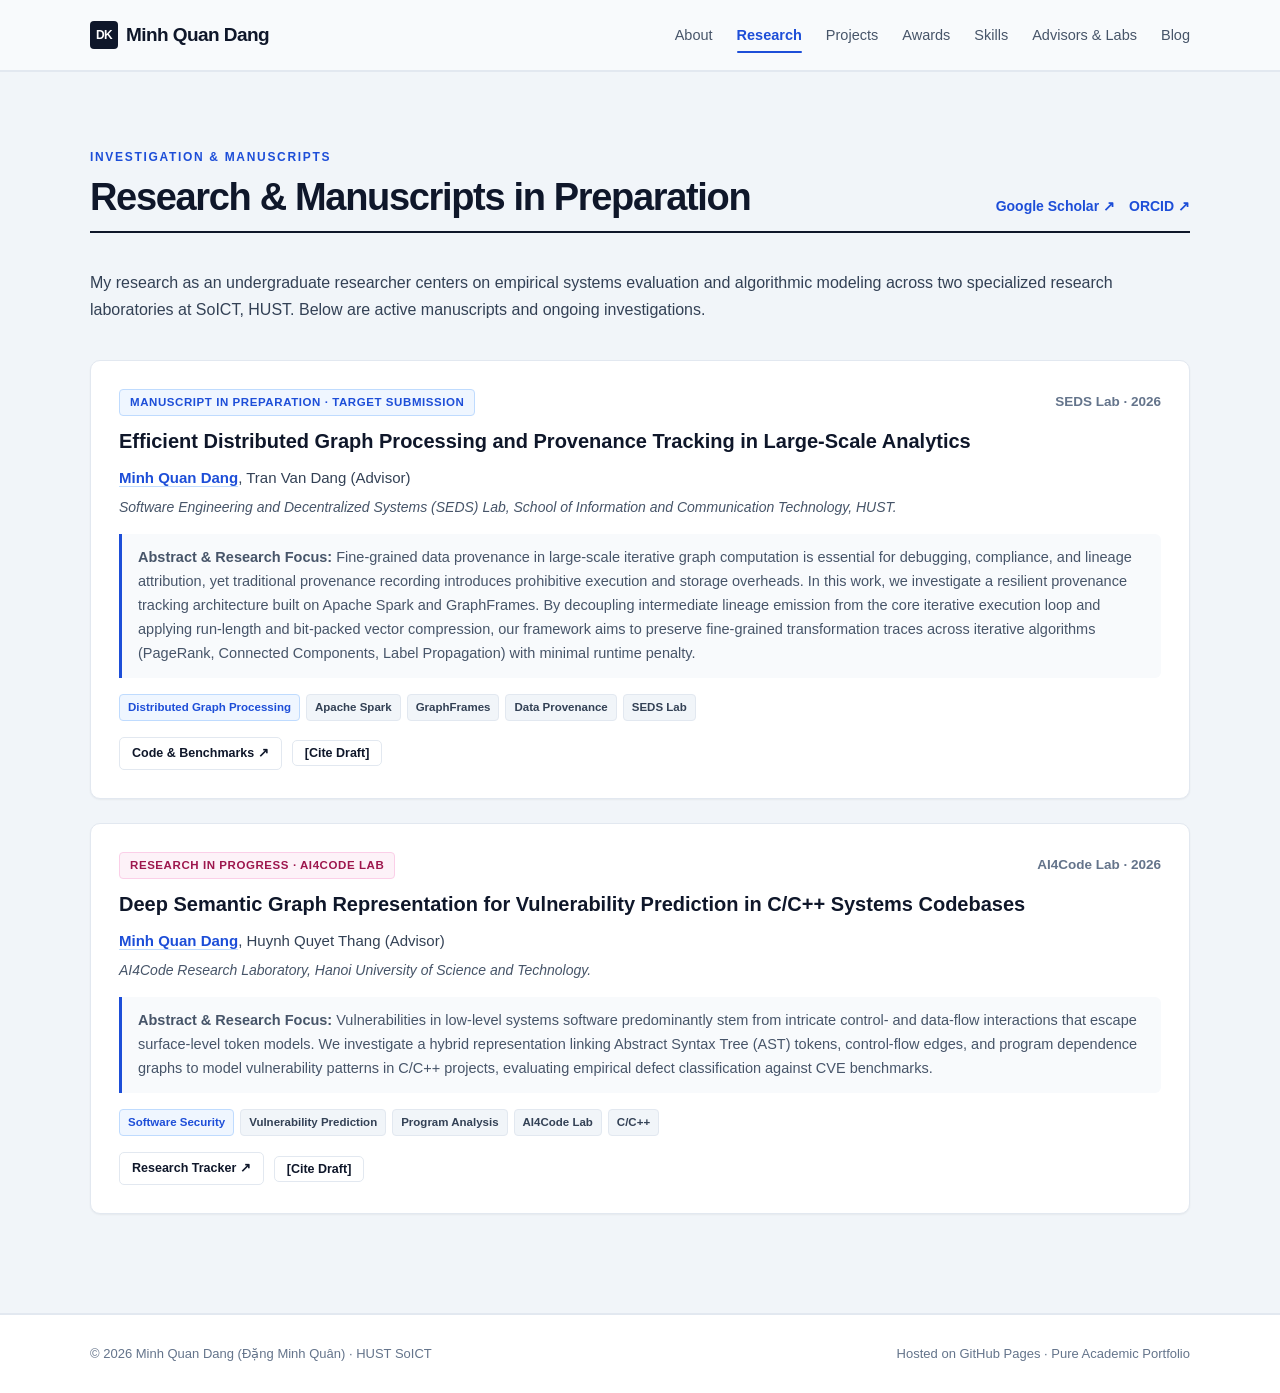
<file: publications.html>
<!DOCTYPE html>
<html lang="en">
<head>
  <meta charset="UTF-8">
  <meta name="viewport" content="width=device-width, initial-scale=1.0">
  <meta name="description" content="Research manuscripts, ongoing investigations, and working papers of Minh Quan Dang (Dang Minh Quân) - SEDS Lab & AI4Code Lab, HUST.">
  <meta name="author" content="Minh Quan Dang">
  <title>Research &amp; Manuscripts - Minh Quan Dang | SEDS &amp; AI4Code Lab</title>
  <link rel="icon" href="navicon.png">
  <link rel="stylesheet" href="style.css">
  <script src="script.js" defer></script>
</head>
<body>
  <header class="site-header">
    <div class="container nav-wrap">
      <a href="index.html" class="brand-sign">
        <span class="monogram">DK</span>
        <span>Minh Quan Dang</span>
      </a>
      <button class="nav-toggle" aria-label="Toggle navigation" aria-expanded="false" aria-controls="nav">☰</button>
      <nav class="nav" id="nav">
        <a href="index.html">About</a>
        <a href="publications.html" aria-current="page">Research</a>
        <a href="projects.html">Projects</a>
        <a href="awards.html">Awards</a>
        <a href="skills.html">Skills</a>
        <a href="colleagues.html">Advisors &amp; Labs</a>
        <a href="blog.html">Blog</a>
      </nav>
    </div>
  </header>

  <main>
    <section class="alt-section" id="publications">
      <div class="container">
        <p class="section-label">INVESTIGATION &amp; MANUSCRIPTS</p>
        <div class="section-heading">
          <h2>Research &amp; Manuscripts in Preparation</h2>
          <div style="display: flex; gap: 14px; align-items: center;">
            <a class="text-link" href="https://scholar.google.com" target="_blank" rel="noreferrer">Google Scholar ↗</a>
            <a class="text-link" href="https://orcid.org" target="_blank" rel="noreferrer">ORCID ↗</a>
          </div>
        </div>

        <p class="prose intro-text" style="margin-bottom: 36px;">
          My research as an undergraduate researcher centers on empirical systems evaluation and algorithmic modeling across two specialized research laboratories at SoICT, HUST. Below are active manuscripts and ongoing investigations.
        </p>

        <!-- Ongoing Research 1: SEDS Lab -->
        <article class="paper-card" id="paper-graph-provenance">
          <div class="paper-badge-row">
            <span class="paper-status" style="background: #eff6ff; border-color: #bfdbfe; color: #1d4ed8;">
              Manuscript in Preparation · Target Submission
            </span>
            <span class="paper-year">SEDS Lab · 2026</span>
          </div>
          <h3>Efficient Distributed Graph Processing and Provenance Tracking in Large-Scale Analytics</h3>
          <p class="authors">
            <strong>Minh Quan Dang</strong>, Tran Van Dang (Advisor)
          </p>
          <p class="venue">
            Software Engineering and Decentralized Systems (SEDS) Lab, School of Information and Communication Technology, HUST.
          </p>
          <div class="paper-abstract">
            <strong>Abstract &amp; Research Focus:</strong> Fine-grained data provenance in large-scale iterative graph computation is essential for debugging, compliance, and lineage attribution, yet traditional provenance recording introduces prohibitive execution and storage overheads. In this work, we investigate a resilient provenance tracking architecture built on Apache Spark and GraphFrames. By decoupling intermediate lineage emission from the core iterative execution loop and applying run-length and bit-packed vector compression, our framework aims to preserve fine-grained transformation traces across iterative algorithms (PageRank, Connected Components, Label Propagation) with minimal runtime penalty.
          </div>
          <div class="tags">
            <span class="tag-badge accent">Distributed Graph Processing</span>
            <span class="tag-badge">Apache Spark</span>
            <span class="tag-badge">GraphFrames</span>
            <span class="tag-badge">Data Provenance</span>
            <span class="tag-badge">SEDS Lab</span>
          </div>
          <div class="paper-actions">
            <a class="paper-btn" href="https://github.com/dangminhquandk" target="_blank" rel="noreferrer">Code &amp; Benchmarks ↗</a>
            <button class="paper-btn bibtex-toggle" data-target="bibtex-seds2026" aria-expanded="false">
              [Cite Draft]
            </button>
          </div>

          <!-- BibTeX Drawer -->
          <div class="bibtex-drawer" id="bibtex-seds2026">
            <button class="copy-bibtex-btn" data-target="bibtex-code-seds2026">Copy BibTeX</button>
            <pre id="bibtex-code-seds2026">@unpublished{dang2026graphprovenance,
  author    = {Dang, Minh Quan and Tran, Van Dang},
  title     = {Efficient Distributed Graph Processing and Provenance Tracking in Large-Scale Analytics},
  note      = {Manuscript in preparation, SEDS Lab, School of Information and Communication Technology, Hanoi University of Science and Technology},
  year      = {2026}
}</pre>
          </div>
        </article>

        <!-- Ongoing Research 2: AI4Code Lab -->
        <article class="paper-card" id="paper-vuln-pred">
          <div class="paper-badge-row">
            <span class="paper-status" style="background: #fdf2f8; border-color: #fbcfe8; color: #9d174d;">
              Research in Progress · AI4Code Lab
            </span>
            <span class="paper-year">AI4Code Lab · 2026</span>
          </div>
          <h3>Deep Semantic Graph Representation for Vulnerability Prediction in C/C++ Systems Codebases</h3>
          <p class="authors">
            <strong>Minh Quan Dang</strong>, Huynh Quyet Thang (Advisor)
          </p>
          <p class="venue">
            AI4Code Research Laboratory, Hanoi University of Science and Technology.
          </p>
          <div class="paper-abstract">
            <strong>Abstract &amp; Research Focus:</strong> Vulnerabilities in low-level systems software predominantly stem from intricate control- and data-flow interactions that escape surface-level token models. We investigate a hybrid representation linking Abstract Syntax Tree (AST) tokens, control-flow edges, and program dependence graphs to model vulnerability patterns in C/C++ projects, evaluating empirical defect classification against CVE benchmarks.
          </div>
          <div class="tags">
            <span class="tag-badge accent">Software Security</span>
            <span class="tag-badge">Vulnerability Prediction</span>
            <span class="tag-badge">Program Analysis</span>
            <span class="tag-badge">AI4Code Lab</span>
            <span class="tag-badge">C/C++</span>
          </div>
          <div class="paper-actions">
            <a class="paper-btn" href="https://github.com/dangminhquandk" target="_blank" rel="noreferrer">Research Tracker ↗</a>
            <button class="paper-btn bibtex-toggle" data-target="bibtex-vuln2026" aria-expanded="false">
              [Cite Draft]
            </button>
          </div>

          <div class="bibtex-drawer" id="bibtex-vuln2026">
            <button class="copy-bibtex-btn" data-target="bibtex-code-vuln2026">Copy BibTeX</button>
            <pre id="bibtex-code-vuln2026">@unpublished{dang2026deepsemantic,
  author    = {Dang, Minh Quan and Huynh, Quyet Thang},
  title     = {Deep Semantic Graph Representation for Vulnerability Prediction in C/C++ Systems Codebases},
  note      = {Working manuscript, AI4Code Research Laboratory, Hanoi University of Science and Technology},
  year      = {2026}
}</pre>
          </div>
        </article>
      </div>
    </section>
  </main>

  <footer>
    <div class="container footer-wrap">
      <span>© 2026 Minh Quan Dang (Đặng Minh Quân) · HUST SoICT</span>
      <span>Hosted on GitHub Pages · Pure Academic Portfolio</span>
    </div>
  </footer>
</body>
</html>
</file>
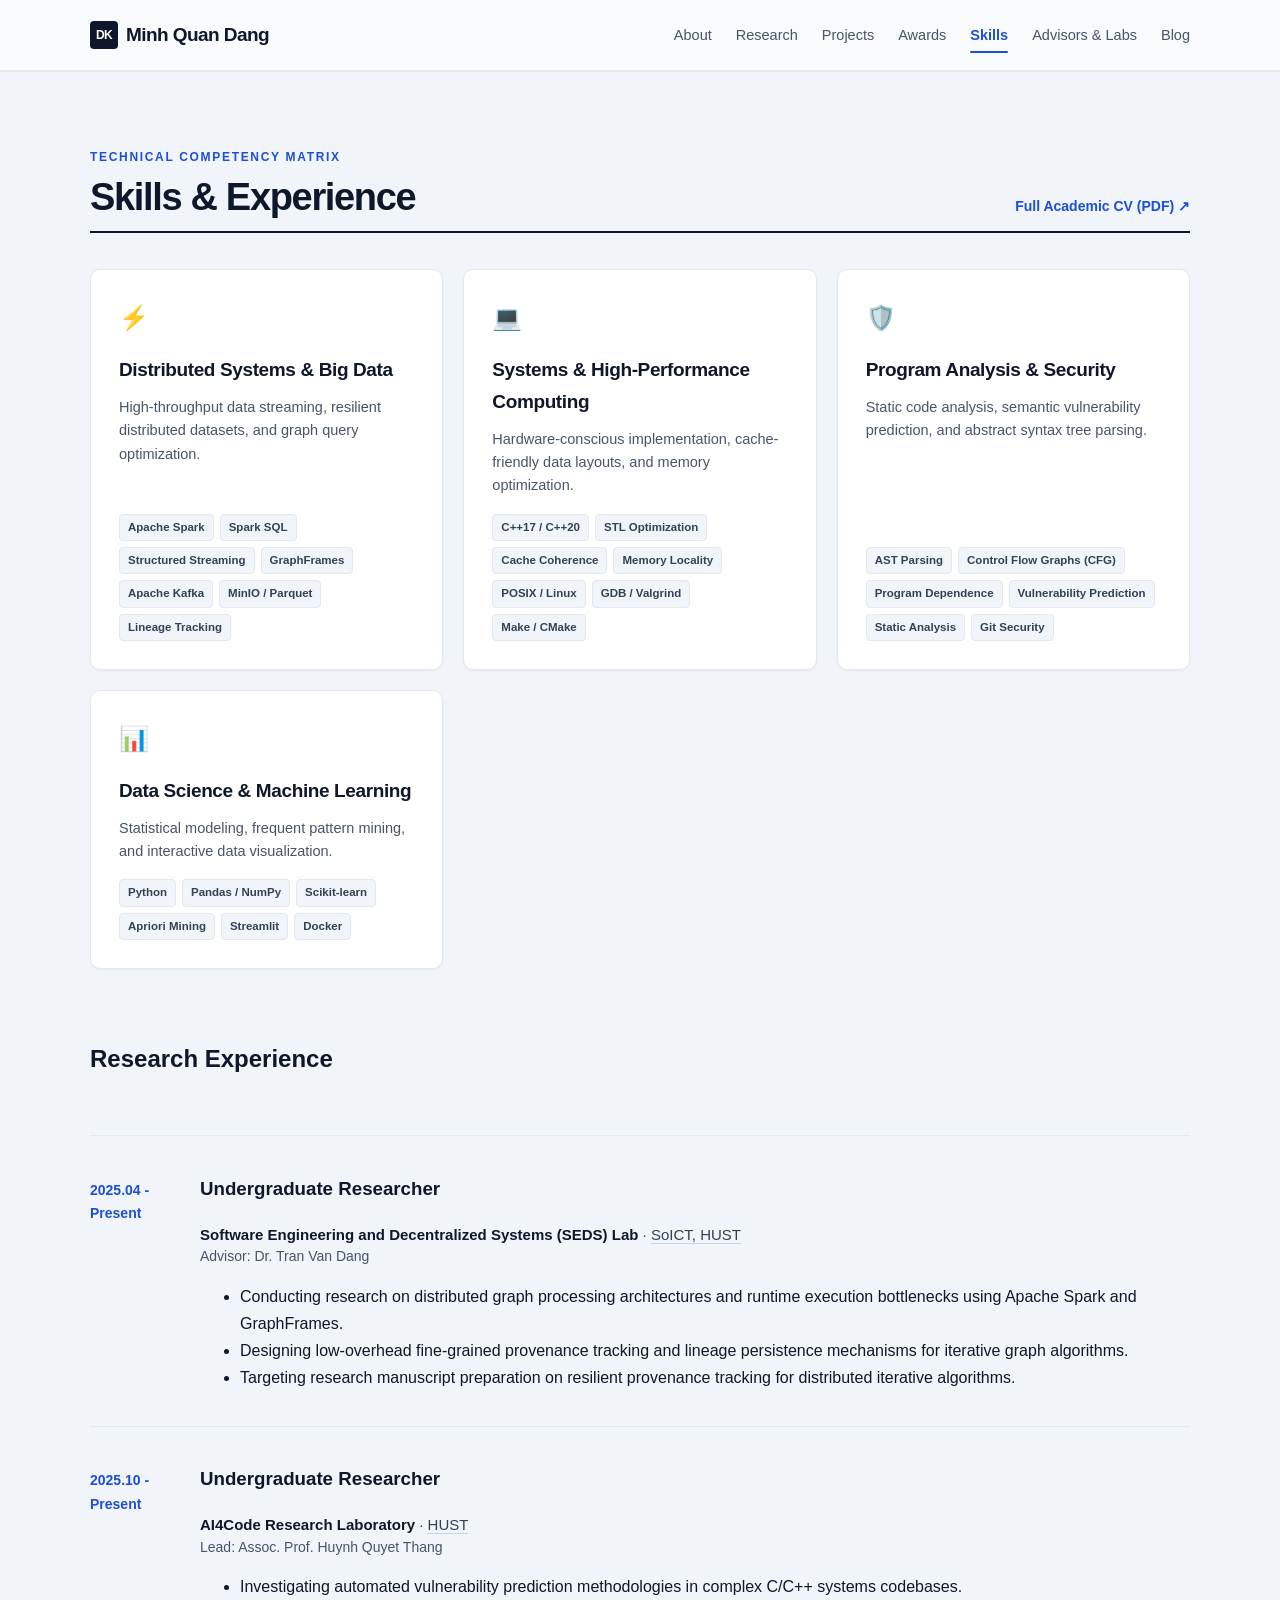
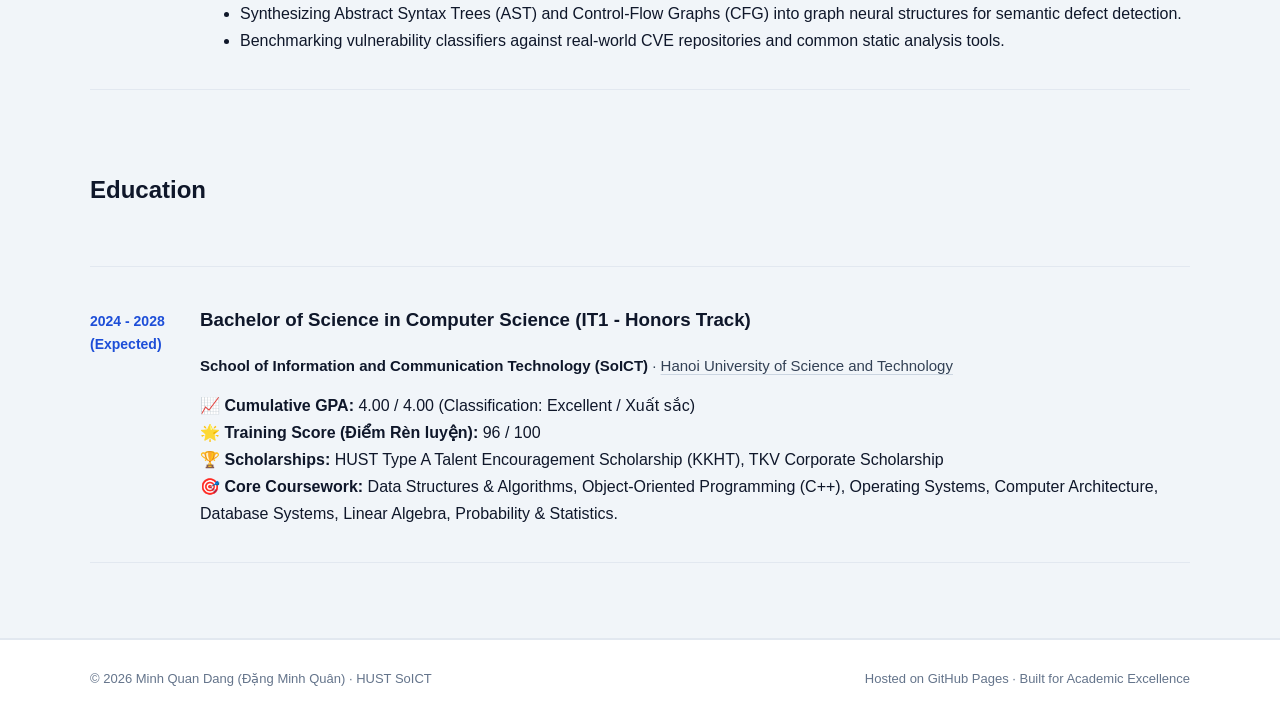
<file: skills.html>
<!DOCTYPE html>
<html lang="en">
<head>
  <meta charset="UTF-8">
  <meta name="viewport" content="width=device-width, initial-scale=1.0">
  <meta name="description" content="Technical competencies, core research proficiencies, and educational background of Minh Quan Dang (Dang Minh Quân) - HUST SoICT.">
  <meta name="author" content="Minh Quan Dang">
  <title>Skills &amp; Background - Minh Quan Dang | HUST SoICT</title>
  <link rel="icon" href="navicon.png">
  <link rel="stylesheet" href="style.css">
  <script src="script.js" defer></script>
</head>
<body>
  <header class="site-header">
    <div class="container nav-wrap">
      <a href="index.html" class="brand-sign">
        <span class="monogram">DK</span>
        <span>Minh Quan Dang</span>
      </a>
      <button class="nav-toggle" aria-label="Toggle navigation" aria-expanded="false" aria-controls="nav">☰</button>
      <nav class="nav" id="nav">
        <a href="index.html">About</a>
        <a href="publications.html">Research</a>
        <a href="projects.html">Projects</a>
        <a href="awards.html">Awards</a>
        <a href="skills.html" aria-current="page">Skills</a>
        <a href="colleagues.html">Advisors &amp; Labs</a>
        <a href="blog.html">Blog</a>
      </nav>
    </div>
  </header>

  <main>
    <section class="alt-section" id="skills-overview">
      <div class="container">
        <p class="section-label">TECHNICAL COMPETENCY MATRIX</p>
        <div class="section-heading">
          <h2>Skills &amp; Experience</h2>
          <a class="text-link" href="assets/CV.pdf" target="_blank" rel="noreferrer">Full Academic CV (PDF) ↗</a>
        </div>

        <!-- Technical Competencies Grid -->
        <div class="research-grid" style="margin-bottom: 50px;">
          <article class="research-card">
            <div class="card-icon">⚡</div>
            <h3>Distributed Systems &amp; Big Data</h3>
            <p>
              High-throughput data streaming, resilient distributed datasets, and graph query optimization.
            </p>
            <div class="tags">
              <span>Apache Spark</span>
              <span>Spark SQL</span>
              <span>Structured Streaming</span>
              <span>GraphFrames</span>
              <span>Apache Kafka</span>
              <span>MinIO / Parquet</span>
              <span>Lineage Tracking</span>
            </div>
          </article>

          <article class="research-card">
            <div class="card-icon">💻</div>
            <h3>Systems &amp; High-Performance Computing</h3>
            <p>
              Hardware-conscious implementation, cache-friendly data layouts, and memory optimization.
            </p>
            <div class="tags">
              <span>C++17 / C++20</span>
              <span>STL Optimization</span>
              <span>Cache Coherence</span>
              <span>Memory Locality</span>
              <span>POSIX / Linux</span>
              <span>GDB / Valgrind</span>
              <span>Make / CMake</span>
            </div>
          </article>

          <article class="research-card">
            <div class="card-icon">🛡️</div>
            <h3>Program Analysis &amp; Security</h3>
            <p>
              Static code analysis, semantic vulnerability prediction, and abstract syntax tree parsing.
            </p>
            <div class="tags">
              <span>AST Parsing</span>
              <span>Control Flow Graphs (CFG)</span>
              <span>Program Dependence</span>
              <span>Vulnerability Prediction</span>
              <span>Static Analysis</span>
              <span>Git Security</span>
            </div>
          </article>

          <article class="research-card">
            <div class="card-icon">📊</div>
            <h3>Data Science &amp; Machine Learning</h3>
            <p>
              Statistical modeling, frequent pattern mining, and interactive data visualization.
            </p>
            <div class="tags">
              <span>Python</span>
              <span>Pandas / NumPy</span>
              <span>Scikit-learn</span>
              <span>Apriori Mining</span>
              <span>Streamlit</span>
              <span>Docker</span>
            </div>
          </article>
        </div>

        <!-- Academic & Research Experience -->
        <div class="section-grid block">
          <h2>Research Experience</h2>
          <div class="timeline">
            <div class="timeline-item entry">
              <time>2025.04 - Present</time>
              <div>
                <h3>Undergraduate Researcher</h3>
                <p class="org">
                  <strong>Software Engineering and Decentralized Systems (SEDS) Lab</strong> · 
                  <a class="inline-link" href="https://soict.hust.edu.vn/" target="_blank" rel="noreferrer">SoICT, HUST</a>
                </p>
                <p style="color: var(--muted); font-size: 14px; margin-bottom: 8px;">Advisor: Dr. Tran Van Dang</p>
                <ul>
                  <li>Conducting research on distributed graph processing architectures and runtime execution bottlenecks using Apache Spark and GraphFrames.</li>
                  <li>Designing low-overhead fine-grained provenance tracking and lineage persistence mechanisms for iterative graph algorithms.</li>
                  <li>Targeting research manuscript preparation on resilient provenance tracking for distributed iterative algorithms.</li>
                </ul>
              </div>
            </div>

            <div class="timeline-item entry">
              <time>2025.10 - Present</time>
              <div>
                <h3>Undergraduate Researcher</h3>
                <p class="org">
                  <strong>AI4Code Research Laboratory</strong> · 
                  <a class="inline-link" href="https://soict.hust.edu.vn/" target="_blank" rel="noreferrer">HUST</a>
                </p>
                <p style="color: var(--muted); font-size: 14px; margin-bottom: 8px;">Lead: Assoc. Prof. Huynh Quyet Thang</p>
                <ul>
                  <li>Investigating automated vulnerability prediction methodologies in complex C/C++ systems codebases.</li>
                  <li>Synthesizing Abstract Syntax Trees (AST) and Control-Flow Graphs (CFG) into graph neural structures for semantic defect detection.</li>
                  <li>Benchmarking vulnerability classifiers against real-world CVE repositories and common static analysis tools.</li>
                </ul>
              </div>
            </div>
          </div>
        </div>

        <!-- Education Section -->
        <div class="section-grid block" style="margin-top: 60px;">
          <h2>Education</h2>
          <div class="timeline">
            <div class="timeline-item entry">
              <time>2024 - 2028 (Expected)</time>
              <div>
                <h3>Bachelor of Science in Computer Science (IT1 - Honors Track)</h3>
                <p class="org">
                  <strong>School of Information and Communication Technology (SoICT)</strong> · 
                  <a class="inline-link" href="https://hust.edu.vn/" target="_blank" rel="noreferrer">Hanoi University of Science and Technology</a>
                </p>
                <ul style="list-style: none; padding-left: 0;">
                  <li>📈 <strong>Cumulative GPA:</strong> 4.00 / 4.00 (Classification: Excellent / Xuất sắc)</li>
                  <li>🌟 <strong>Training Score (Điểm Rèn luyện):</strong> 96 / 100</li>
                  <li>🏆 <strong>Scholarships:</strong> HUST Type A Talent Encouragement Scholarship (KKHT), TKV Corporate Scholarship</li>
                  <li>🎯 <strong>Core Coursework:</strong> Data Structures &amp; Algorithms, Object-Oriented Programming (C++), Operating Systems, Computer Architecture, Database Systems, Linear Algebra, Probability &amp; Statistics.</li>
                </ul>
              </div>
            </div>
          </div>
        </div>

      </div>
    </section>
  </main>

  <footer>
    <div class="container footer-wrap">
      <span>© 2026 Minh Quan Dang (Đặng Minh Quân) · HUST SoICT</span>
      <span>Hosted on GitHub Pages · Built for Academic Excellence</span>
    </div>
  </footer>
</body>
</html>
</file>
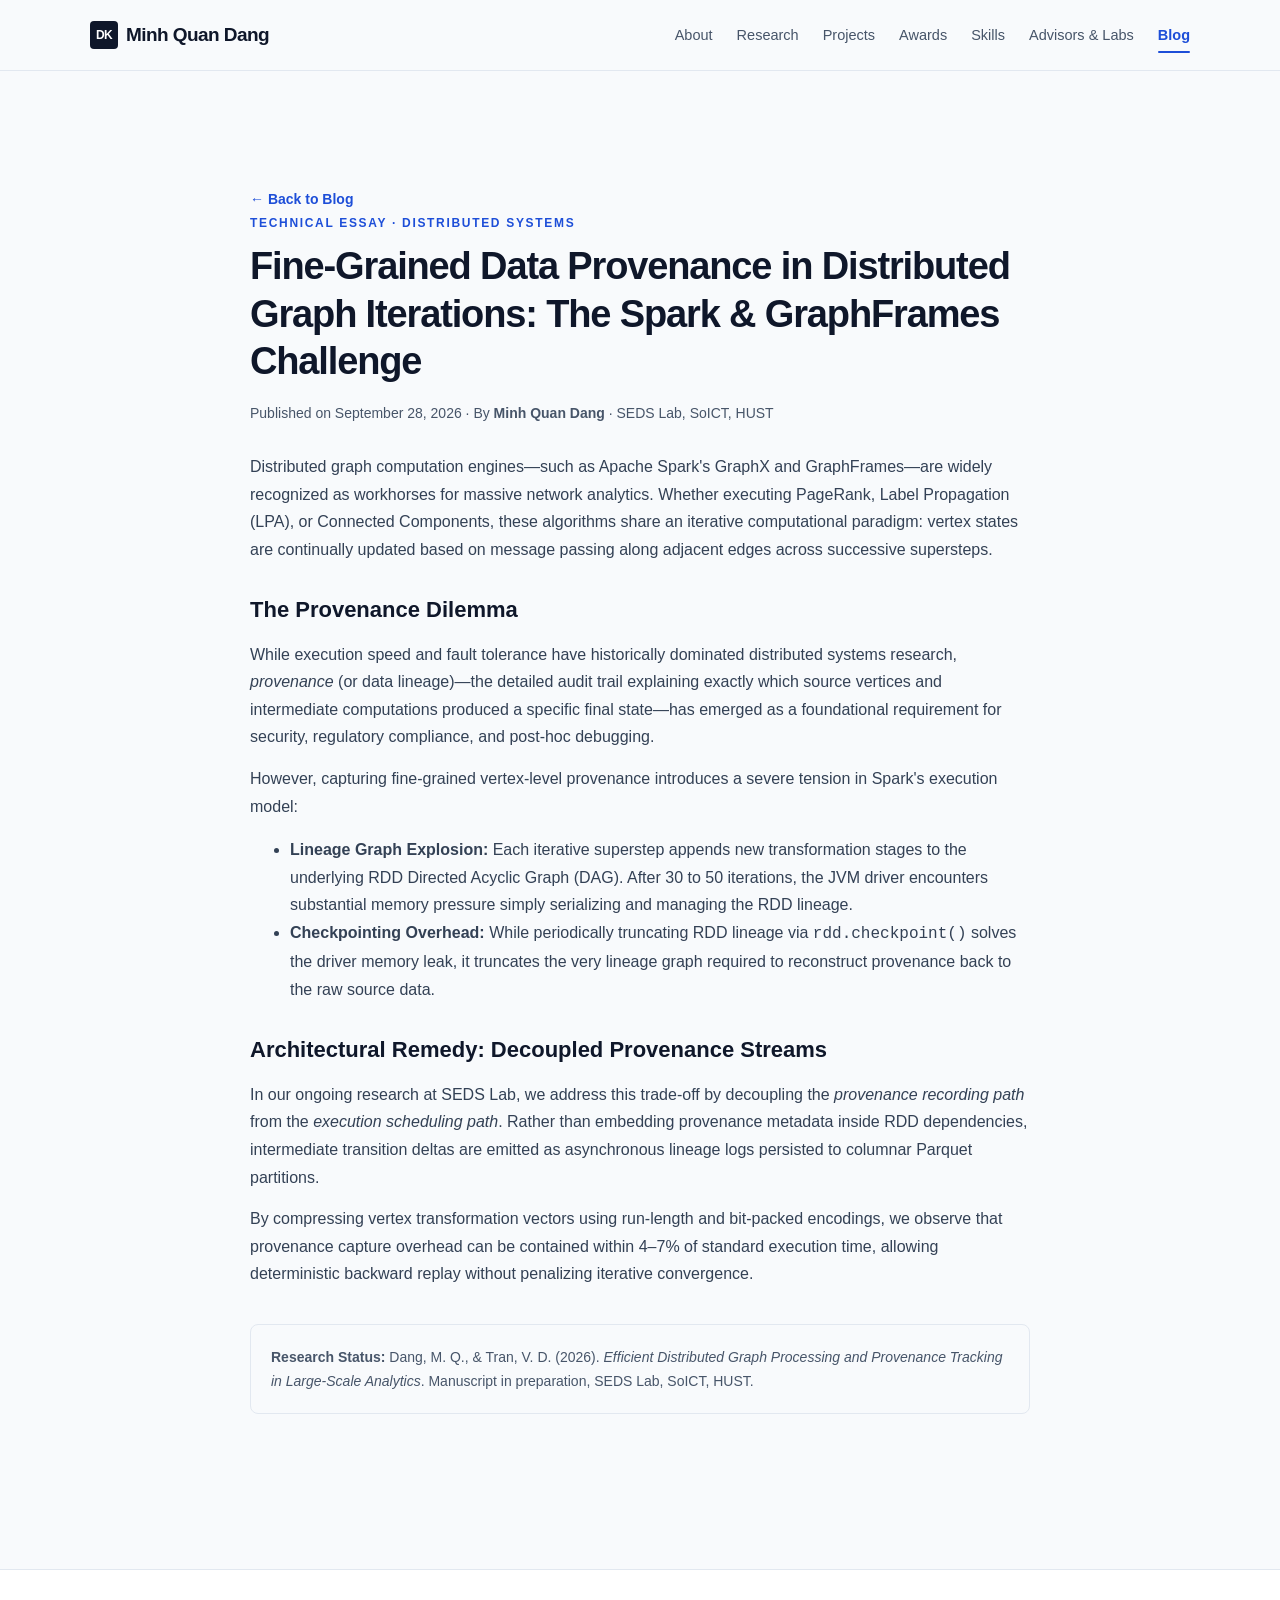
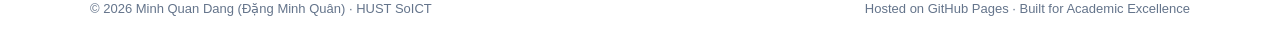
<file: blogs/distributed-graph-provenance.html>
<!DOCTYPE html>
<html lang="en">
<head>
  <meta charset="UTF-8">
  <meta name="viewport" content="width=device-width, initial-scale=1.0">
  <meta name="description" content="Technical essay on Fine-Grained Data Provenance in Distributed Graph Iterations by Minh Quan Dang (HUST SoICT).">
  <meta name="author" content="Minh Quan Dang">
  <title>Distributed Graph Provenance - Minh Quan Dang</title>
  <link rel="icon" href="../navicon.png">
  <link rel="stylesheet" href="../style.css">
  <script src="../script.js" defer></script>
</head>
<body>
  <header class="site-header">
    <div class="container nav-wrap">
      <a href="../index.html" class="brand-sign">
        <span class="monogram">DK</span>
        <span>Minh Quan Dang</span>
      </a>
      <button class="nav-toggle" aria-label="Toggle navigation" aria-expanded="false" aria-controls="nav">☰</button>
      <nav class="nav" id="nav">
        <a href="../index.html">About</a>
        <a href="../publications.html">Research</a>
        <a href="../projects.html">Projects</a>
        <a href="../awards.html">Awards</a>
        <a href="../skills.html">Skills</a>
        <a href="../colleagues.html">Advisors &amp; Labs</a>
        <a href="../blog.html" aria-current="page">Blog</a>
      </nav>
    </div>
  </header>

  <main>
    <section id="post">
      <div class="container post-body" style="max-width: 780px; margin: 0 auto; padding: 40px 0 80px;">
        <a class="text-link back-link" href="../blog.html">← Back to Blog</a>
        <p class="section-label">TECHNICAL ESSAY · DISTRIBUTED SYSTEMS</p>
        <h1 style="font-size: clamp(28px, 4vw, 38px); line-height: 1.25; margin: 8px 0 16px; letter-spacing: -0.03em;">
          Fine-Grained Data Provenance in Distributed Graph Iterations: The Spark &amp; GraphFrames Challenge
        </h1>
        <p style="color: var(--muted); font-size: 14px; margin-bottom: 28px;">
          Published on September 28, 2026 · By <strong>Minh Quan Dang</strong> · SEDS Lab, SoICT, HUST
        </p>

        <div class="prose">
          <p>
            Distributed graph computation engines—such as Apache Spark's GraphX and GraphFrames—are widely recognized as workhorses for massive network analytics. Whether executing PageRank, Label Propagation (LPA), or Connected Components, these algorithms share an iterative computational paradigm: vertex states are continually updated based on message passing along adjacent edges across successive supersteps.
          </p>

          <h3 style="font-size: 22px; margin: 28px 0 12px; color: var(--text);">The Provenance Dilemma</h3>
          <p>
            While execution speed and fault tolerance have historically dominated distributed systems research, <em>provenance</em> (or data lineage)—the detailed audit trail explaining exactly which source vertices and intermediate computations produced a specific final state—has emerged as a foundational requirement for security, regulatory compliance, and post-hoc debugging.
          </p>
          <p>
            However, capturing fine-grained vertex-level provenance introduces a severe tension in Spark's execution model:
          </p>
          <ul>
            <li><strong>Lineage Graph Explosion:</strong> Each iterative superstep appends new transformation stages to the underlying RDD Directed Acyclic Graph (DAG). After 30 to 50 iterations, the JVM driver encounters substantial memory pressure simply serializing and managing the RDD lineage.</li>
            <li><strong>Checkpointing Overhead:</strong> While periodically truncating RDD lineage via <code>rdd.checkpoint()</code> solves the driver memory leak, it truncates the very lineage graph required to reconstruct provenance back to the raw source data.</li>
          </ul>

          <h3 style="font-size: 22px; margin: 28px 0 12px; color: var(--text);">Architectural Remedy: Decoupled Provenance Streams</h3>
          <p>
            In our ongoing research at SEDS Lab, we address this trade-off by decoupling the <em>provenance recording path</em> from the <em>execution scheduling path</em>. Rather than embedding provenance metadata inside RDD dependencies, intermediate transition deltas are emitted as asynchronous lineage logs persisted to columnar Parquet partitions.
          </p>
          <p>
            By compressing vertex transformation vectors using run-length and bit-packed encodings, we observe that provenance capture overhead can be contained within 4–7% of standard execution time, allowing deterministic backward replay without penalizing iterative convergence.
          </p>

          <div style="margin-top: 36px; padding: 20px; background: #f8fafc; border: 1px solid var(--line); border-radius: 8px;">
            <p style="margin: 0; font-size: 14px; color: var(--muted);">
              <strong>Research Status:</strong> Dang, M. Q., &amp; Tran, V. D. (2026). <em>Efficient Distributed Graph Processing and Provenance Tracking in Large-Scale Analytics</em>. Manuscript in preparation, SEDS Lab, SoICT, HUST.
            </p>
          </div>
        </div>
      </div>
    </section>
  </main>

  <footer>
    <div class="container footer-wrap">
      <span>© 2026 Minh Quan Dang (Đặng Minh Quân) · HUST SoICT</span>
      <span>Hosted on GitHub Pages · Built for Academic Excellence</span>
    </div>
  </footer>
</body>
</html>
</file>
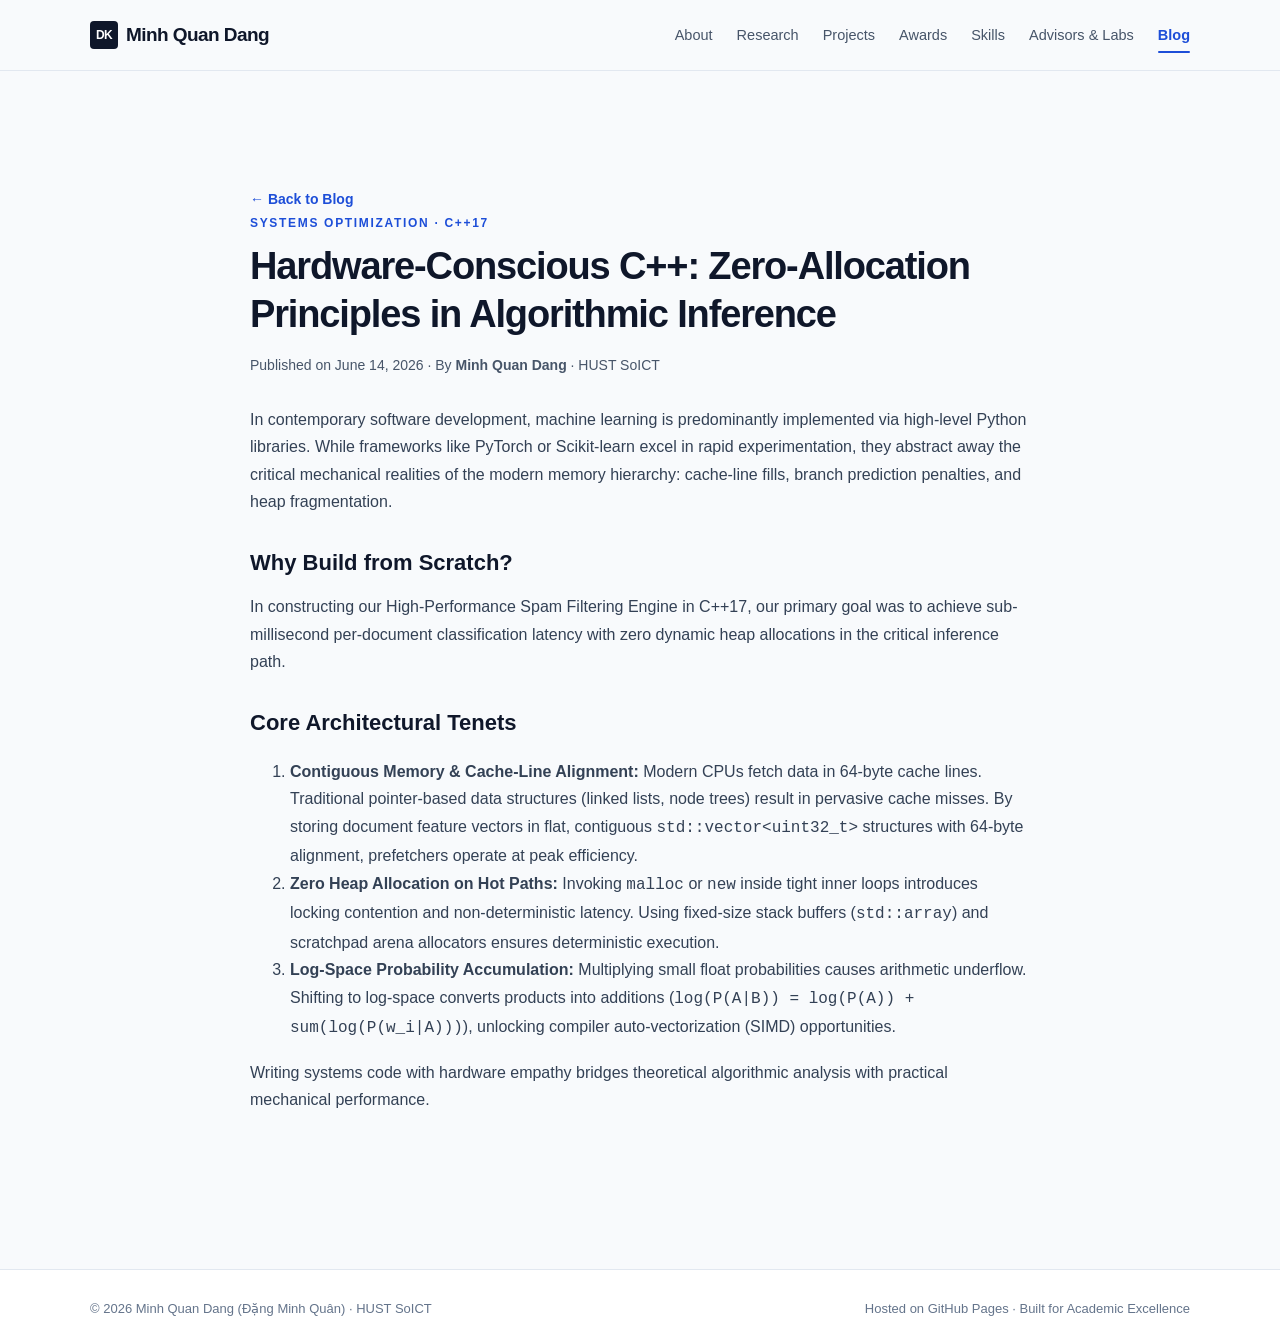
<file: blogs/hardware-conscious-cpp.html>
<!DOCTYPE html>
<html lang="en">
<head>
  <meta charset="UTF-8">
  <meta name="viewport" content="width=device-width, initial-scale=1.0">
  <meta name="description" content="Technical essay on Hardware-Conscious C++ and Zero-Allocation Algorithmic Inference by Minh Quan Dang.">
  <meta name="author" content="Minh Quan Dang">
  <title>Hardware-Conscious C++ - Minh Quan Dang</title>
  <link rel="icon" href="../navicon.png">
  <link rel="stylesheet" href="../style.css">
  <script src="../script.js" defer></script>
</head>
<body>
  <header class="site-header">
    <div class="container nav-wrap">
      <a href="../index.html" class="brand-sign">
        <span class="monogram">DK</span>
        <span>Minh Quan Dang</span>
      </a>
      <button class="nav-toggle" aria-label="Toggle navigation" aria-expanded="false" aria-controls="nav">☰</button>
      <nav class="nav" id="nav">
        <a href="../index.html">About</a>
        <a href="../publications.html">Research</a>
        <a href="../projects.html">Projects</a>
        <a href="../awards.html">Awards</a>
        <a href="../skills.html">Skills</a>
        <a href="../colleagues.html">Advisors &amp; Labs</a>
        <a href="../blog.html" aria-current="page">Blog</a>
      </nav>
    </div>
  </header>

  <main>
    <section id="post">
      <div class="container post-body" style="max-width: 780px; margin: 0 auto; padding: 40px 0 80px;">
        <a class="text-link back-link" href="../blog.html">← Back to Blog</a>
        <p class="section-label">SYSTEMS OPTIMIZATION · C++17</p>
        <h1 style="font-size: clamp(28px, 4vw, 38px); line-height: 1.25; margin: 8px 0 16px; letter-spacing: -0.03em;">
          Hardware-Conscious C++: Zero-Allocation Principles in Algorithmic Inference
        </h1>
        <p style="color: var(--muted); font-size: 14px; margin-bottom: 28px;">
          Published on June 14, 2026 · By <strong>Minh Quan Dang</strong> · HUST SoICT
        </p>

        <div class="prose">
          <p>
            In contemporary software development, machine learning is predominantly implemented via high-level Python libraries. While frameworks like PyTorch or Scikit-learn excel in rapid experimentation, they abstract away the critical mechanical realities of the modern memory hierarchy: cache-line fills, branch prediction penalties, and heap fragmentation.
          </p>

          <h3 style="font-size: 22px; margin: 28px 0 12px; color: var(--text);">Why Build from Scratch?</h3>
          <p>
            In constructing our High-Performance Spam Filtering Engine in C++17, our primary goal was to achieve sub-millisecond per-document classification latency with zero dynamic heap allocations in the critical inference path.
          </p>

          <h3 style="font-size: 22px; margin: 28px 0 12px; color: var(--text);">Core Architectural Tenets</h3>
          <ol>
            <li>
              <strong>Contiguous Memory &amp; Cache-Line Alignment:</strong> Modern CPUs fetch data in 64-byte cache lines. Traditional pointer-based data structures (linked lists, node trees) result in pervasive cache misses. By storing document feature vectors in flat, contiguous <code>std::vector&lt;uint32_t&gt;</code> structures with 64-byte alignment, prefetchers operate at peak efficiency.
            </li>
            <li>
              <strong>Zero Heap Allocation on Hot Paths:</strong> Invoking <code>malloc</code> or <code>new</code> inside tight inner loops introduces locking contention and non-deterministic latency. Using fixed-size stack buffers (<code>std::array</code>) and scratchpad arena allocators ensures deterministic execution.
            </li>
            <li>
              <strong>Log-Space Probability Accumulation:</strong> Multiplying small float probabilities causes arithmetic underflow. Shifting to log-space converts products into additions (<code>log(P(A|B)) = log(P(A)) + sum(log(P(w_i|A)))</code>), unlocking compiler auto-vectorization (SIMD) opportunities.
            </li>
          </ol>

          <p>
            Writing systems code with hardware empathy bridges theoretical algorithmic analysis with practical mechanical performance.
          </p>
        </div>
      </div>
    </section>
  </main>

  <footer>
    <div class="container footer-wrap">
      <span>© 2026 Minh Quan Dang (Đặng Minh Quân) · HUST SoICT</span>
      <span>Hosted on GitHub Pages · Built for Academic Excellence</span>
    </div>
  </footer>
</body>
</html>
</file>
<file: style.css>
:root {
  --bg: #f8fafc;
  --surface: #ffffff;
  --text: #0f172a;
  --muted: #475569;
  --light-muted: #64748b;
  --line: #e2e8f0;
  --dark: #090d16;
  --dark-surface: #111827;
  --dark-muted: #94a3b8;
  --accent: #1d4ed8;
  --accent-hover: #1e40af;
  --accent-light: #eff6ff;
  --code-bg: #0f172a;
  --code-text: #e2e8f0;
  --max: 1100px;
  --radius: 8px;
  --shadow-sm: 0 1px 2px 0 rgb(0 0 0 / 0.05);
  --shadow-md: 0 4px 6px -1px rgb(0 0 0 / 0.1), 0 2px 4px -2px rgb(0 0 0 / 0.1);
}

* { box-sizing: border-box; }

html { scroll-behavior: smooth; }

body {
  margin: 0;
  background: var(--bg);
  color: var(--text);
  font-family: -apple-system, BlinkMacSystemFont, "Segoe UI", Roboto, "Inter", Helvetica, Arial, sans-serif;
  line-height: 1.68;
  min-height: 100vh;
  display: flex;
  flex-direction: column;
  -webkit-font-smoothing: antialiased;
}

main { flex: 1; }

a {
  color: inherit;
  transition: color 0.15s ease, border-color 0.15s ease;
}

p { max-width: 100%; margin: 0 0 16px; }

.container {
  width: min(var(--max), calc(100% - 48px));
  margin: 0 auto;
}

/* Header & Navigation */
.site-header {
  position: sticky;
  top: 0;
  z-index: 50;
  background: rgba(248, 250, 252, 0.94);
  backdrop-filter: blur(12px);
  -webkit-backdrop-filter: blur(12px);
  border-bottom: 1px solid var(--line);
}

.nav-wrap {
  min-height: 70px;
  display: flex;
  align-items: center;
  justify-content: space-between;
}

.brand-sign {
  font-weight: 800;
  font-size: 19px;
  letter-spacing: -0.03em;
  color: var(--text);
  text-decoration: none;
  display: flex;
  align-items: center;
  gap: 8px;
}

.brand-sign span.monogram {
  display: inline-flex;
  align-items: center;
  justify-content: center;
  width: 28px;
  height: 28px;
  background: var(--text);
  color: white;
  font-size: 12px;
  font-weight: 900;
  border-radius: 4px;
}

.nav {
  display: flex;
  align-items: center;
  gap: 24px;
}

.nav a {
  color: var(--muted);
  text-decoration: none;
  font-size: 14.5px;
  font-weight: 500;
  padding: 6px 0;
  position: relative;
}

.nav a:hover { color: var(--text); }

.nav a[aria-current="page"] {
  color: var(--accent);
  font-weight: 700;
}

.nav a[aria-current="page"]::after {
  content: '';
  position: absolute;
  bottom: 0;
  left: 0;
  right: 0;
  height: 2px;
  background: var(--accent);
  border-radius: 2px;
}

.nav-toggle {
  display: none;
  border: 1px solid var(--line);
  background: var(--surface);
  color: var(--text);
  font-size: 20px;
  padding: 6px 12px;
  border-radius: 6px;
  cursor: pointer;
}

/* Sections */
section { padding: 75px 0; }
.alt-section { background: #f1f5f9; border-top: 1px solid var(--line); border-bottom: 1px solid var(--line); }
.hero { padding: 50px 0 70px; }

/* Hero Section */
.hero-grid {
  display: grid;
  grid-template-columns: 270px 1fr;
  gap: 52px;
  align-items: start;
}

.avatar-wrapper {
  position: relative;
}

.avatar {
  display: block;
  width: 100%;
  aspect-ratio: 3 / 4;
  object-fit: cover;
  object-position: center 15%;
  border-radius: 12px;
  border: 1px solid var(--line);
  box-shadow: var(--shadow-md);
  background: #e2e8f0;
}

.status-badge {
  display: inline-flex;
  align-items: center;
  gap: 6px;
  margin-top: 14px;
  padding: 4px 10px;
  background: #ecfdf5;
  border: 1px solid #a7f3d0;
  color: #065f46;
  font-size: 12px;
  font-weight: 600;
  border-radius: 20px;
}

.status-dot {
  width: 7px;
  height: 7px;
  background: #10b981;
  border-radius: 50%;
  box-shadow: 0 0 0 2px #d1fae5;
}

.intro h1 {
  font-size: clamp(28px, 3.5vw, 36px);
  line-height: 1.18;
  letter-spacing: -0.035em;
  margin: 0 0 8px;
  color: var(--text);
  font-weight: 800;
}

.intro-academic-title {
  font-size: 18px;
  color: var(--accent);
  font-weight: 700;
  margin: 0 0 12px;
}

.affiliation-list {
  list-style: none;
  padding: 0;
  margin: 0 0 20px;
  font-size: 14px;
  color: var(--muted);
  display: flex;
  flex-direction: column;
  gap: 6px;
}

.affiliation-list li {
  display: flex;
  align-items: flex-start;
  gap: 8px;
}

.affiliation-list li strong {
  color: var(--text);
}

.socials {
  display: flex;
  flex-wrap: wrap;
  gap: 10px;
  align-items: center;
  margin-bottom: 24px;
}

.social-pill {
  display: inline-flex;
  align-items: center;
  gap: 6px;
  padding: 6px 14px;
  background: var(--surface);
  border: 1px solid var(--line);
  color: var(--text);
  text-decoration: none;
  font-size: 13px;
  font-weight: 600;
  border-radius: 6px;
  box-shadow: var(--shadow-sm);
  transition: all 0.2s ease;
}

.social-pill:hover {
  border-color: var(--accent);
  color: var(--accent);
  transform: translateY(-1px);
}

.social-pill.primary {
  background: var(--text);
  border-color: var(--text);
  color: white;
}

.social-pill.primary:hover {
  background: var(--accent);
  border-color: var(--accent);
  color: white;
}

.prose {
  font-size: 16px;
  color: #334155;
  line-height: 1.72;
}

.prose p { margin-bottom: 14px; }
.prose p:last-child { margin-bottom: 0; }

/* Metrics & Stats Banner */
.stats-banner {
  display: grid;
  grid-template-columns: repeat(4, 1fr);
  gap: 16px;
  margin-top: 36px;
  padding: 24px;
  background: var(--surface);
  border: 1px solid var(--line);
  border-radius: 10px;
  box-shadow: var(--shadow-sm);
}

.stat-item {
  display: flex;
  flex-direction: column;
}

.stat-value {
  font-size: 26px;
  font-weight: 800;
  color: var(--accent);
  line-height: 1.1;
  letter-spacing: -0.02em;
}

.stat-label {
  font-size: 12.5px;
  color: var(--light-muted);
  font-weight: 600;
  text-transform: uppercase;
  letter-spacing: 0.05em;
  margin-top: 4px;
}

/* Headings */
.section-label {
  font-size: 12px;
  font-weight: 800;
  letter-spacing: 0.14em;
  color: var(--accent);
  margin: 0 0 10px;
  text-transform: uppercase;
}

.section-heading {
  display: flex;
  align-items: flex-end;
  justify-content: space-between;
  gap: 20px;
  margin-bottom: 36px;
  border-bottom: 2px solid var(--text);
  padding-bottom: 12px;
}

.section-heading h2 {
  font-size: clamp(28px, 3.5vw, 38px);
  line-height: 1.1;
  letter-spacing: -0.035em;
  margin: 0;
  font-weight: 800;
  color: var(--text);
}

.section-grid {
  display: grid;
  gap: 36px;
}

/* Research Cards */
.research-grid {
  display: grid;
  grid-template-columns: repeat(auto-fit, minmax(310px, 1fr));
  gap: 20px;
}

.research-card {
  padding: 28px;
  background: var(--surface);
  border: 1px solid var(--line);
  border-radius: 10px;
  box-shadow: var(--shadow-sm);
  display: flex;
  flex-direction: column;
  transition: transform 0.2s ease, box-shadow 0.2s ease, border-color 0.2s ease;
}

.research-card:hover {
  transform: translateY(-3px);
  box-shadow: var(--shadow-md);
  border-color: #cbd5e1;
}

.research-card .card-icon {
  font-size: 24px;
  margin-bottom: 16px;
  color: var(--accent);
}

.research-card h3 {
  font-size: 19px;
  margin: 0 0 10px;
  letter-spacing: -0.02em;
  font-weight: 700;
  color: var(--text);
}

.research-card p {
  color: var(--muted);
  font-size: 14.5px;
  line-height: 1.6;
  margin: 0 0 16px;
  flex: 1;
}

/* Tags & Badges */
.tags {
  display: flex;
  gap: 6px;
  flex-wrap: wrap;
  margin-top: auto;
}

.tags span, .tag-badge {
  background: #f1f5f9;
  border: 1px solid #e2e8f0;
  color: #334155;
  padding: 3px 8px;
  font-size: 11.5px;
  font-weight: 600;
  border-radius: 4px;
  font-family: inherit;
}

.tag-badge.accent {
  background: var(--accent-light);
  border-color: #bfdbfe;
  color: var(--accent);
}

/* Papers & Publications */
.paper-card {
  background: var(--surface);
  border: 1px solid var(--line);
  border-radius: 10px;
  padding: 28px;
  margin-bottom: 24px;
  box-shadow: var(--shadow-sm);
}

.paper-badge-row {
  display: flex;
  justify-content: space-between;
  align-items: center;
  gap: 12px;
  margin-bottom: 12px;
}

.paper-status {
  display: inline-flex;
  align-items: center;
  gap: 6px;
  padding: 3px 10px;
  background: #ecfdf5;
  border: 1px solid #6ee7b7;
  color: #047857;
  font-size: 11.5px;
  font-weight: 700;
  text-transform: uppercase;
  letter-spacing: 0.05em;
  border-radius: 4px;
}

.paper-year {
  font-weight: 700;
  color: var(--light-muted);
  font-size: 13.5px;
}

.paper-card h3 {
  font-size: 20px;
  line-height: 1.35;
  margin: 0 0 10px;
  color: var(--text);
  font-weight: 700;
}

.authors {
  color: #334155;
  font-size: 15px;
  margin: 0 0 6px;
}

.authors strong {
  color: var(--accent);
  text-decoration: underline;
  text-decoration-color: #bfdbfe;
  text-underline-offset: 3px;
}

.venue {
  color: #475569;
  font-size: 14px;
  font-style: italic;
  margin: 0 0 14px;
}

.paper-abstract {
  font-size: 14.5px;
  color: var(--muted);
  line-height: 1.65;
  margin: 0 0 16px;
  background: #f8fafc;
  padding: 12px 16px;
  border-left: 3px solid var(--accent);
  border-radius: 0 6px 6px 0;
}

.paper-actions {
  display: flex;
  flex-wrap: wrap;
  gap: 10px;
  align-items: center;
  margin-top: 16px;
}

.paper-btn {
  display: inline-flex;
  align-items: center;
  gap: 6px;
  padding: 5px 12px;
  border: 1px solid var(--line);
  background: var(--surface);
  color: var(--text);
  text-decoration: none;
  font-size: 12.5px;
  font-weight: 700;
  border-radius: 5px;
  cursor: pointer;
  transition: all 0.15s ease;
}

.paper-btn:hover, .paper-btn.active {
  background: var(--text);
  color: white;
  border-color: var(--text);
}

.paper-btn.primary {
  background: var(--accent);
  color: white;
  border-color: var(--accent);
}

.paper-btn.primary:hover {
  background: var(--accent-hover);
  border-color: var(--accent-hover);
}

/* BibTeX Drawer */
.bibtex-drawer {
  display: none;
  margin-top: 16px;
  position: relative;
  background: var(--code-bg);
  color: var(--code-text);
  border-radius: 8px;
  padding: 18px 20px;
  font-family: ui-monospace, SFMono-Regular, Menlo, Monaco, Consolas, "Liberation Mono", "Courier New", monospace;
  font-size: 12.5px;
  line-height: 1.5;
  overflow-x: auto;
  border: 1px solid #1e293b;
}

.bibtex-drawer.open {
  display: block;
}

.bibtex-drawer pre {
  margin: 0;
  white-space: pre-wrap;
  word-break: break-all;
}

.copy-bibtex-btn {
  position: absolute;
  top: 10px;
  right: 10px;
  background: #334155;
  color: #f8fafc;
  border: 1px solid #475569;
  font-size: 11px;
  font-weight: 600;
  padding: 4px 10px;
  border-radius: 4px;
  cursor: pointer;
  transition: background 0.15s ease;
}

.copy-bibtex-btn:hover { background: #475569; }
.copy-bibtex-btn.copied { background: #059669; border-color: #059669; }

/* Projects Grid */
.project-grid {
  display: grid;
  grid-template-columns: repeat(auto-fit, minmax(320px, 1fr));
  gap: 24px;
}

.project-card {
  background: var(--surface);
  border: 1px solid var(--line);
  border-radius: 10px;
  padding: 28px;
  display: flex;
  flex-direction: column;
  box-shadow: var(--shadow-sm);
  transition: transform 0.2s ease, box-shadow 0.2s ease, border-color 0.2s ease;
}

.project-card:hover {
  transform: translateY(-3px);
  box-shadow: var(--shadow-md);
  border-color: #cbd5e1;
}

.project-top {
  display: flex;
  justify-content: space-between;
  align-items: center;
  margin-bottom: 14px;
}

.project-category {
  font-size: 11px;
  letter-spacing: 0.1em;
  font-weight: 800;
  color: var(--accent);
  text-transform: uppercase;
}

.project-card h3 {
  font-size: 21px;
  letter-spacing: -0.025em;
  margin: 0 0 10px;
  font-weight: 700;
  color: var(--text);
}

.project-card p {
  color: var(--muted);
  font-size: 14.5px;
  line-height: 1.62;
  margin-bottom: 18px;
}

.project-footer {
  margin-top: auto;
  padding-top: 18px;
  border-top: 1px solid var(--line);
  display: flex;
  justify-content: space-between;
  align-items: center;
}

.project-footer a {
  color: var(--accent);
  font-weight: 700;
  font-size: 13.5px;
  text-decoration: none;
  display: inline-flex;
  align-items: center;
  gap: 4px;
}

.project-footer a:hover {
  text-decoration: underline;
  color: var(--accent-hover);
}

/* Timeline (News & Education) */
.timeline {
  border-top: 1px solid var(--line);
}

.timeline-item {
  display: grid;
  grid-template-columns: 90px 1fr;
  gap: 20px;
  padding: 18px 0;
  border-bottom: 1px solid var(--line);
  align-items: baseline;
}

.timeline-item time {
  font-weight: 800;
  color: var(--accent);
  font-size: 14px;
  font-variant-numeric: tabular-nums;
}

.timeline-item p {
  margin: 0;
  color: #334155;
  font-size: 15px;
  line-height: 1.55;
}

.timeline-item strong {
  color: var(--text);
}

/* Dark Section / Call To Action */
.dark-section {
  background: var(--dark);
  color: white;
}

.dark-section .section-label { color: #93c5fd; }
.dark-section .section-heading h2 { color: white; border-color: #334155; }
.dark-section p { color: #94a3b8; }

.cv-section {
  display: flex;
  justify-content: space-between;
  align-items: center;
  gap: 40px;
}

.cv-section h2 {
  font-size: clamp(30px, 4vw, 42px);
  margin: 0 0 10px;
  letter-spacing: -0.035em;
  color: white;
}

.button {
  display: inline-flex;
  align-items: center;
  gap: 8px;
  padding: 12px 24px;
  font-size: 15px;
  font-weight: 700;
  text-decoration: none;
  border-radius: 8px;
  transition: all 0.2s ease;
  white-space: nowrap;
}

.button.primary {
  background: var(--text);
  color: white;
  border: 1px solid var(--text);
}

.button.primary:hover {
  background: var(--accent);
  border-color: var(--accent);
}

.button.light {
  background: white;
  color: var(--dark);
  border: 1px solid white;
}

.button.light:hover {
  background: #f1f5f9;
  transform: translateY(-2px);
}

.button.outline {
  background: transparent;
  color: white;
  border: 1px solid #475569;
}

.button.outline:hover {
  border-color: white;
  background: rgba(255, 255, 255, 0.08);
}

/* Awards Cards */
.award-card {
  background: var(--surface);
  border: 1px solid var(--line);
  border-radius: 10px;
  padding: 24px 28px;
  margin-bottom: 20px;
  box-shadow: var(--shadow-sm);
  display: grid;
  grid-template-columns: 1fr auto;
  gap: 20px;
  align-items: center;
}

.award-card h3 {
  font-size: 19px;
  margin: 0 0 4px;
  font-weight: 700;
  color: var(--text);
}

.award-sub {
  color: var(--accent);
  font-weight: 700;
  font-size: 14px;
  margin: 0 0 6px;
}

.award-desc {
  color: var(--muted);
  font-size: 14px;
  margin: 0;
  line-height: 1.55;
}

.award-badge {
  padding: 6px 14px;
  background: #f8fafc;
  border: 1px solid var(--line);
  color: #334155;
  font-size: 12px;
  font-weight: 700;
  border-radius: 20px;
  white-space: nowrap;
}

/* Colleagues & Advisors */
.advisor-card {
  background: var(--surface);
  border: 1px solid var(--line);
  border-radius: 10px;
  padding: 28px;
  margin-bottom: 24px;
  box-shadow: var(--shadow-sm);
}

.advisor-card h3 {
  font-size: 20px;
  margin: 0 0 4px;
  color: var(--text);
  font-weight: 700;
}

.advisor-role {
  color: var(--accent);
  font-weight: 700;
  font-size: 14px;
  margin-bottom: 8px;
}

.advisor-affiliation {
  color: var(--muted);
  font-size: 14px;
  margin-bottom: 12px;
}

.advisor-topics {
  color: #334155;
  font-size: 13.5px;
  background: #f8fafc;
  padding: 10px 14px;
  border-radius: 6px;
  border-left: 3px solid var(--accent);
}

/* Contact section */
.contact-section {
  text-align: center;
  padding: 90px 0;
}

.contact-section h2 {
  font-size: clamp(36px, 5vw, 56px);
  letter-spacing: -0.04em;
  margin: 0 0 16px;
  font-weight: 800;
}

.contact-email {
  display: inline-block;
  margin: 24px 0 28px;
  font-size: clamp(20px, 3.5vw, 32px);
  font-weight: 800;
  color: var(--accent);
  text-decoration: none;
  border-bottom: 2px solid var(--accent);
  transition: all 0.2s ease;
}

.contact-email:hover {
  color: var(--accent-hover);
  border-color: var(--accent-hover);
}

/* Footer */
footer {
  border-top: 1px solid var(--line);
  background: var(--surface);
  padding: 28px 0;
  font-size: 13px;
  color: var(--light-muted);
}

.footer-wrap {
  display: flex;
  justify-content: space-between;
  align-items: center;
  gap: 20px;
}

.inline-link {
  color: inherit;
  text-decoration: underline;
  text-decoration-color: #cbd5e1;
  text-underline-offset: 3px;
}

.inline-link:hover {
  color: var(--accent);
  text-decoration-color: currentColor;
}

.text-link {
  color: var(--accent);
  text-decoration: none;
  font-weight: 700;
  font-size: 14px;
}

.text-link:hover { text-decoration: underline; }

/* Responsive */
@media (max-width: 860px) {
  .hero-grid {
    grid-template-columns: 1fr;
    gap: 32px;
  }
  .avatar {
    max-width: 200px;
  }
  .stats-banner {
    grid-template-columns: repeat(2, 1fr);
  }
  .cv-section {
    flex-direction: column;
    align-items: flex-start;
  }
  .award-card {
    grid-template-columns: 1fr;
  }
  .nav-toggle {
    display: block;
  }
  .nav {
    display: none;
    position: absolute;
    top: 70px;
    left: 0;
    right: 0;
    padding: 16px 24px;
    background: var(--surface);
    border-bottom: 1px solid var(--line);
    flex-direction: column;
    align-items: flex-start;
    gap: 12px;
    box-shadow: var(--shadow-md);
  }
  .nav.open {
    display: flex;
  }
  .footer-wrap {
    flex-direction: column;
    align-items: flex-start;
  }
}

@media (max-width: 520px) {
  .stats-banner {
    grid-template-columns: 1fr;
  }
  .timeline-item {
    grid-template-columns: 1fr;
    gap: 4px;
  }
}
</file>
